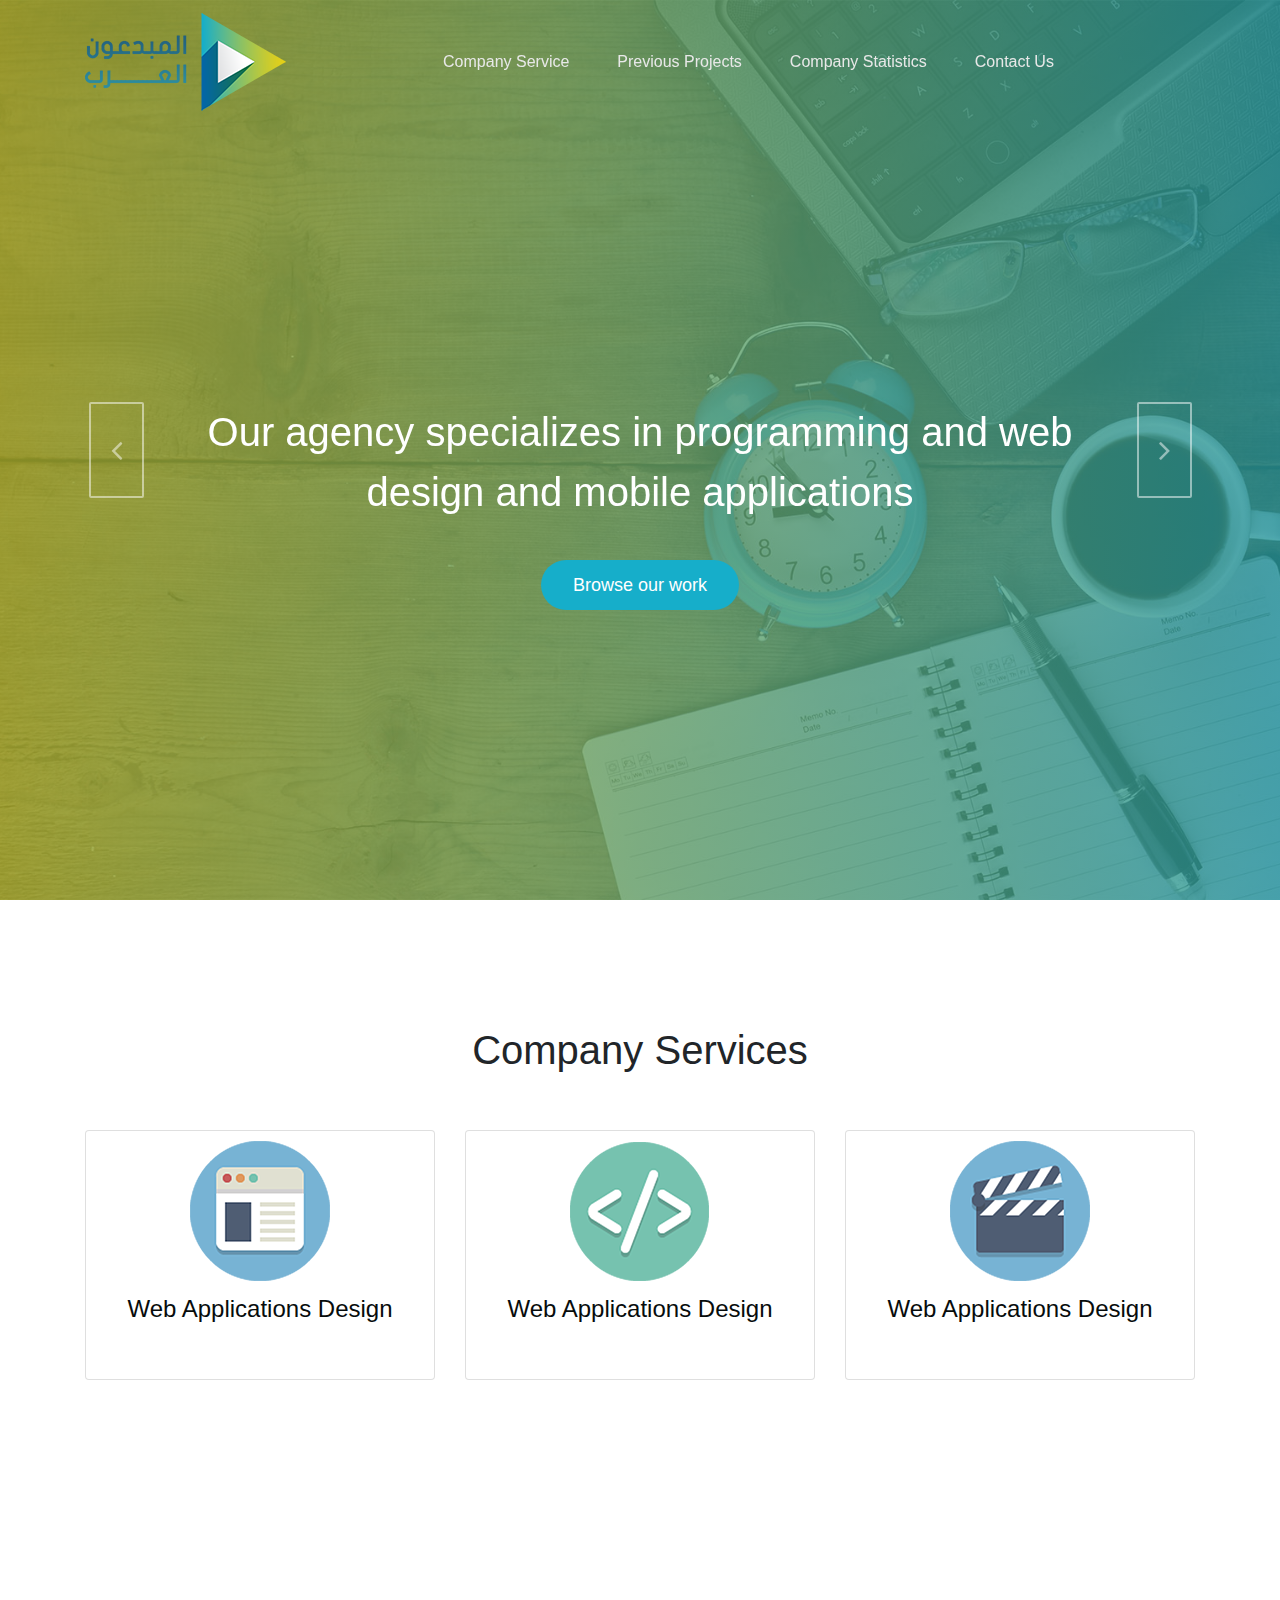
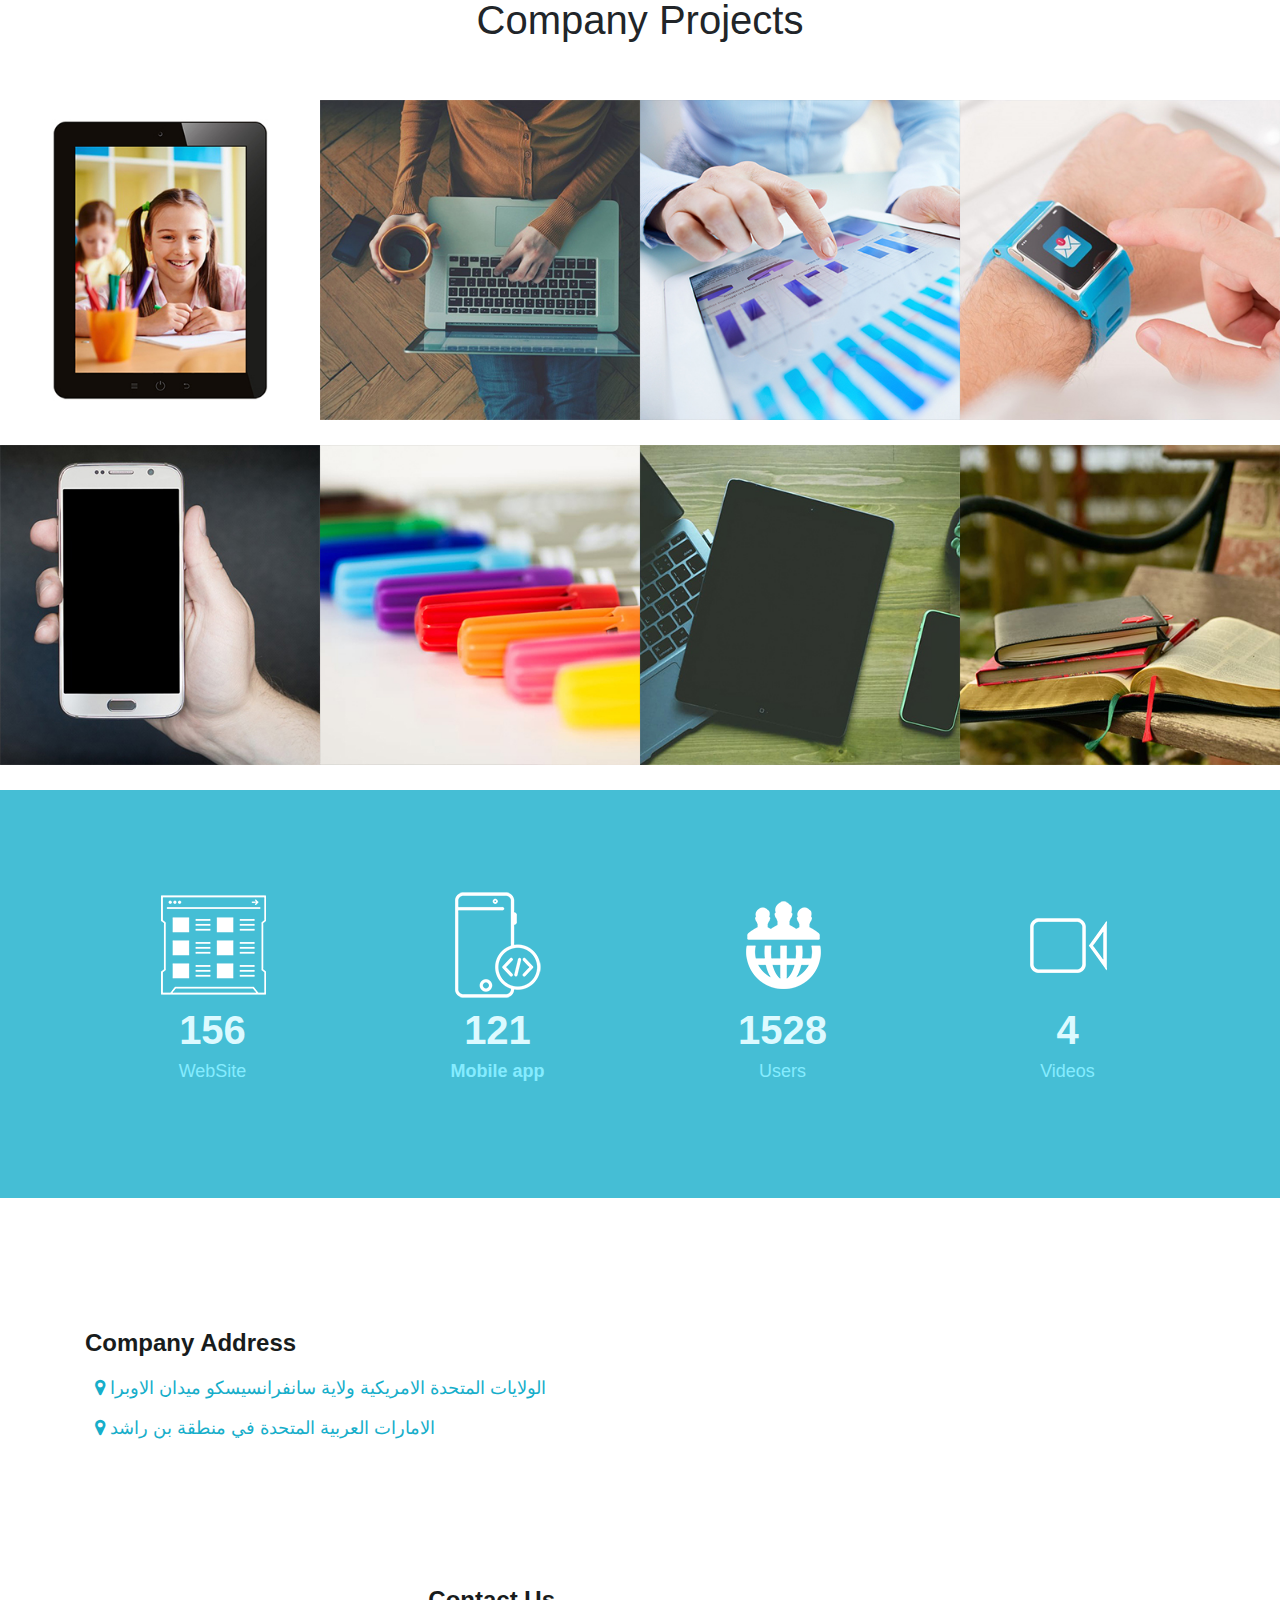
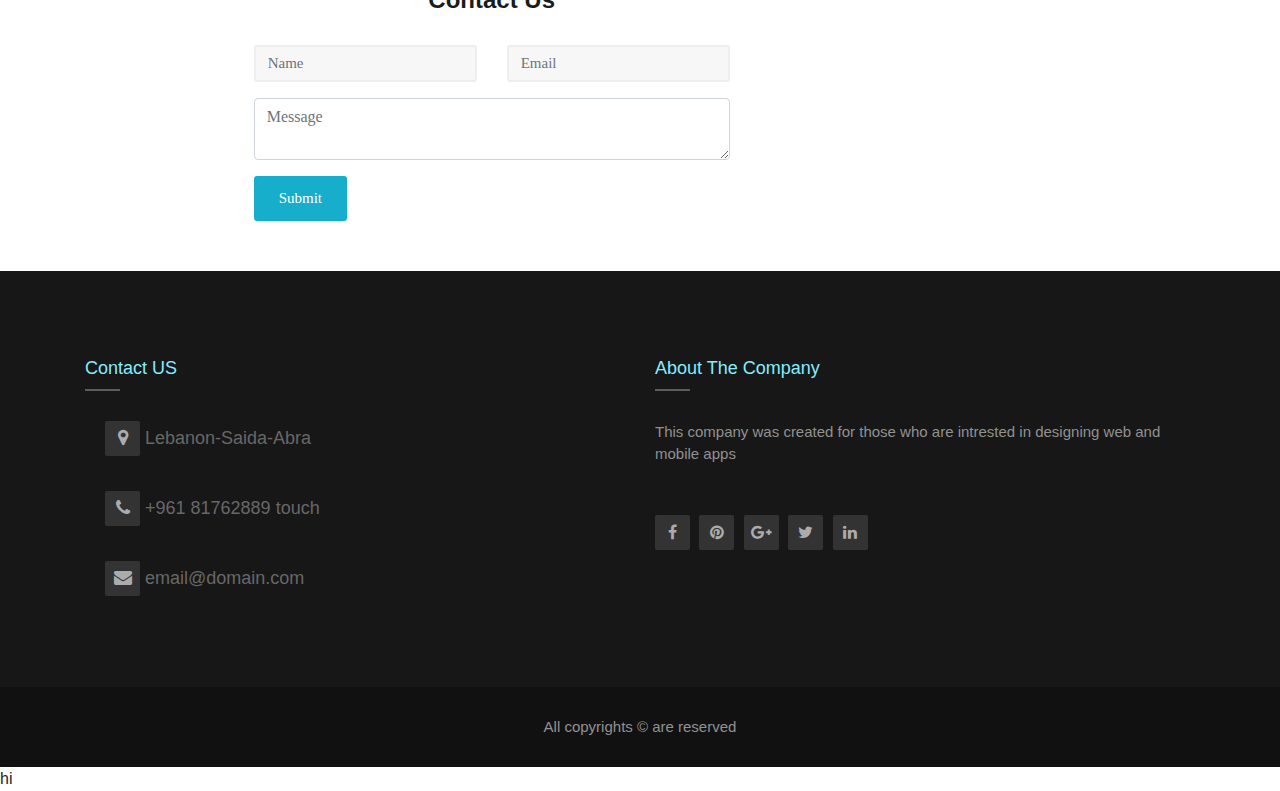
<file: Company/index.html>
<!DOCTYPE html>
<html>

<head>
  <meta charset="UTF-8" />
  <meta name="description" content="هذه هي صفحة هبوط لشركة" />
  <meta name="viewport" content="width=device-width, initial-scale=1, shrink-to-fit=no">
  <title>Company landing page</title>
  <!--تضمين مكتبة bootstrap-->
  <link rel="stylesheet" href="asset/bootstrap/css/bootstrap.min.css" />
  <!--تضمين ملف css-->
  <link rel="stylesheet" href="css/style.css" />
  <!--تضمين مكتبة fontawesome-->
  <link rel="stylesheet" href="asset/font-awesome/css/font-awesome.min.css" />
  <link rel="shortcut icon" href="./images/ico.png">


</head>

<body data-spy="scroll" data-target=".navbar" data-offset="120">
  <!-- إضافة قائمة التنقل العلوية في الصفحة وإضافة صورة الشعار لها -->

  <!--    النسخة التي تقوم باستخدامها <<  bootstrap 4 في نسخة -->
  <!-- و هي تعني أننا نريد أن نُظهر قائمة التنقل في الشاشات الكبيرة مما يعني أنها ستختفس في الشاشات الصغيرة navbar-toggleable-sm بدلًا من navbar-expand-lg نستخدم الصنف -->

  <nav class="navbar navbar-expand-lg fixed-top" id="navBar">
    <div class="container">
      <!-- قمت بتبديل مكان الزر مع صورة الشعار حتي يظهر في المكان الصحيح-->
      <a class="navbar-brand scroll" href="#">
        <img src="images/logo.png" alt="logo" />
      </a>
      <button class="navbar-toggler navbar-toggler-left" type="button" data-toggle="collapse"
        data-target="#navbarSupportedContent" aria-expanded="false" aria-label="Toggle navigation">
        <span class="navbar-toggler-icon">
          <i class="fa fa-bars" aria-hidden="true"></i>
        </span>
      </button>

      <!--البنية الاساسية لمكون الطي collaps-->
      <div class="collapse navbar-collapse" id="navbarSupportedContent">
        <ul class="navbar-nav mr-auto">
          <li class="nav-item active">
            <a class="nav-link scroll" href="#service">
              Company Service
            </a>
          </li>
          <li class="nav-item">
            <a class="nav-link scroll" href="#gallery">
              Previous Projects
            </a>
          </li>
          <li class="nav-item">
            <a class="nav-link scroll" href="#statistics">
              Company Statistics
            </a>
          </li>
          <li class="nav-item">
            <a class="nav-link scroll" href="#contacts">
              Contact Us
            </a>
          </li>
        </ul>
      </div>
    </div>
  </nav>
  <header>
    <div class="overlay">
      <div class="container-fluid">
        <div class="slider">
          <div id="carousel" class="carousel slide" data-ride="carousel">
            <!-- carousel-inner -->
            <div class="carousel-inner" role="listbox">
              <!-- carousel-item -->
              <div class="carousel-item active">
                <!-- carousel-caption -->
                <div class="carousel-caption">
                  <h3>
                    Our agency specializes in programming and web design and mobile applications
                  </h3>
                  <a class="scroll" href="#gallery">
                    Browse our work
                  </a>
                </div><!-- carousel-caption -->
              </div><!-- carousel-item -->
              <div class="carousel-item">
                <!-- carousel-caption -->
                <div class="carousel-caption">
                  <h3>
                    Lorem ipsum, dolor sit amet consectetur adipisicing elit.
                  </h3>
                  <a class="scroll" href="#">
                    Contact Us
                  </a>
                </div><!-- carousel-caption -->
              </div><!-- carousel-item 2 -->
            </div><!-- carousel-inner -->
          </div><!-- carousel -->
          <!-- إضافة أسهم التنقل عبر استخدام الأيقونات -->
          <a class="carousel-control-prev" href="#carousel" role="button" data-slide="prev">
            <i class="fa fa-angle-left fa-2x" aria-hidden="true"></i>
          </a>
          <a class="carousel-control-next" href="#carousel" role="button" data-slide="next">
            <i class="fa fa-angle-right fa-2x" aria-hidden="true"></i>
          </a>
        </div>
      </div>
    </div>
  </header>
  <section class="services" id="service">
    <!-- title -->
    <div class="title text-center">
      <h2>
        Company Services
      </h2>
    </div><!-- title -->
    <div class="container">
      <div class="row">
        <div class="col-md">
          <div class="card text-center">
            <img src="images/feature-1.png" alt="Card image cap">
            <!-- card-block -->
            <div class="card-block">
              <h4 class="card-title">
                Web Applications Design
              </h4>
              <p class="card-text">
                We design web applications with best quality and services using our professional develpers
              </p>
            </div><!-- card-block -->
          </div><!-- card -->
        </div>
        <div class="col-md">
          <div class="card text-center">
            <img src="images/feature-2.png" alt="Card image cap">
            <!-- card-block -->
            <div class="card-block">
              <h4 class="card-title">
                Web Applications Design
              </h4>
              <p class="card-text">
                We design web applications with best quality and services using our professional develpers
              </p>
            </div><!-- card-block -->
          </div><!-- card -->
        </div>
        <div class="col-md">
          <div class="card text-center">
            <img src="images/feature-3.png" alt="Card image cap">
            <!-- card-block -->
            <div class="card-block">
              <h4 class="card-title">
                Web Applications Design
              </h4>
              <p class="card-text">
                We design web applications with best quality and services using our professional develpers
              </p>
            </div><!-- card-block -->
          </div><!-- card -->
        </div>
      </div>
    </div>
  </section>
  <!-- Bootstrap البنية العامة للبطاقات المضافة والتي يوفرها -->
  <section class="gallery" id="gallery">
    <div class="title text-center">
      <h2>Company Projects</h2>
    </div>
    <div class="work-gallery">
      <div class="row no-gutters">
        <div class="col-md row no-gutters">
          <div class="col-sm">
            <a href="#image-1">
              <img src="images/gallery/small-1.jpg" alt="gallery img" class="img-fluid" />
              <div class="hover">
                <i class="fa fa-search-plus" aria-hidden="true"></i>
              </div>
            </a>

            <div class="overlay-gallery row" id="image-1">
              <div class="col-sm">
                <img src="images/gallery/1.jpg" alt="gallery img" />
              </div>

              <div class="col-sm gallery-text">
                <h3>
                  تصميم فيديو لمؤسسة الابداع لتطوير وتصميم الويب
                </h3>
                <ul class="list-inline">
                  <li class="list-inline-item">
                    <i class="fa fa-tags" aria-hidden="true"></i>
                  </li>
                  <li class="list-inline-item">
                    <a href="">
                      After Effect ,
                    </a>
                  </li>
                  <li class="list-inline-item">
                    <a href="">
                      Video Editing ,
                    </a>
                  </li>
                  <li class="list-inline-item">
                    <a href="">
                      Photoshop
                    </a>
                  </li>
                </ul>
                <p>
                  هناك حقيقة مثبتة منذ زمن طويل وهي أن المحتوى المقروء لصفحة ما سيلهي القارئ عن التركيز على الشكل
                  الخارجي للنص أو شكل توضع الفقرات
                </p>
                <a href="#" class="visit">
                  زيارة المشروع
                </a>
              </div>
              <a href="#page" class="close">X</a>
            </div>
          </div>

          <div class="col-sm">
            <a href="#image-2">
              <img src="images/gallery/small-2.jpg" alt="gallery img" class="img-fluid" />

              <div class="hover">
                <i class="fa fa-search-plus" aria-hidden="true"></i>
              </div>
            </a>

            <div class="overlay-gallery row" id="image-2">
              <div class="col-sm">
                <img src="images/gallery/2.jpg" alt="gallery img" />
              </div>

              <div class="col-sm gallery-text">
                <h3>
                  تصميم فيديو لمؤسسة الابداع لتطوير وتصميم الويب
                </h3>
                <ul class="list-inline">
                  <li class="list-inline-item">
                    <i class="fa fa-tags" aria-hidden="true"></i>
                  </li>
                  <li class="list-inline-item">
                    <a href="">
                      After Effect ,
                    </a>
                  </li>
                  <li class="list-inline-item">
                    <a href="">
                      Video Editing ,
                    </a>
                  </li>
                  <li class="list-inline-item">
                    <a href="">
                      Photoshop
                    </a>
                  </li>
                </ul>
                <p>
                  هناك حقيقة مثبتة منذ زمن طويل وهي أن المحتوى المقروء لصفحة
                  ما سيلهي القارئ عن التركيز على الشكل الخارجي للنص أو شكل
                  توضع الفقرات
                </p>
                <a href="#" class="visit">
                  زيارة المشروع
                </a>
              </div>
              <a href="#page" class="close">X</a>
            </div>
          </div>
        </div>

        <div class="col-md row no-gutters">
          <div class="col-sm">
            <a href="#image-3">
              <img src="images/gallery/small-3.jpg" alt="gallery img" class="img-fluid" />

              <div class="hover">
                <i class="fa fa-search-plus" aria-hidden="true"></i>
              </div>
            </a>

            <div class="overlay-gallery row" id="image-3">
              <div class="col-sm">
                <img src="images/gallery/3.jpg" alt="gallery img" />
              </div>

              <div class="col-sm gallery-text">
                <h3>
                  تصميم فيديو لمؤسسة الابداع لتطوير وتصميم الويب
                </h3>
                <ul class="list-inline">
                  <li class="list-inline-item">
                    <i class="fa fa-tags" aria-hidden="true"></i>
                  </li>
                  <li class="list-inline-item">
                    <a href="">
                      After Effect ,
                    </a>
                  </li>
                  <li class="list-inline-item">
                    <a href="">
                      Video Editing ,
                    </a>
                  </li>
                  <li class="list-inline-item">
                    <a href="">
                      Photoshop
                    </a>
                  </li>
                </ul>
                <p>
                  هناك حقيقة مثبتة منذ زمن طويل وهي أن المحتوى المقروء لصفحة
                  ما سيلهي القارئ عن التركيز على الشكل الخارجي للنص أو شكل
                  توضع الفقرات
                </p>
                <a href="#" class="visit">
                  زيارة المشروع
                </a>
              </div>
              <a href="#page" class="close">X</a>
            </div>
          </div>

          <div class="col-sm">
            <a href="#image-4">
              <img src="images/gallery/small-4.jpg" alt="gallery img" class="img-fluid" />

              <div class="hover">
                <i class="fa fa-search-plus" aria-hidden="true"></i>
              </div>
            </a>

            <div class="overlay-gallery row" id="image-4">
              <div class="col-sm">
                <img src="images/gallery/4.jpg" alt="gallery img" />
              </div>

              <div class="col-sm gallery-text">
                <h3>
                  تصميم فيديو لمؤسسة الابداع لتطوير وتصميم الويب
                </h3>
                <ul class="list-inline">
                  <li class="list-inline-item">
                    <i class="fa fa-tags" aria-hidden="true"></i>
                  </li>
                  <li class="list-inline-item">
                    <a href="">
                      After Effect ,
                    </a>
                  </li>
                  <li class="list-inline-item">
                    <a href="">
                      Video Editing ,
                    </a>
                  </li>
                  <li class="list-inline-item">
                    <a href="">
                      Photoshop
                    </a>
                  </li>
                </ul>
                <p>
                  هناك حقيقة مثبتة منذ زمن طويل وهي أن المحتوى المقروء لصفحة
                  ما سيلهي القارئ عن التركيز على الشكل الخارجي للنص أو شكل
                  توضع الفقرات
                </p>
                <a href="#" class="visit">
                  زيارة المشروع
                </a>
              </div>
              <a href="#page" class="close">X</a>
            </div>
          </div>
        </div>
      </div>

      <div class="row no-gutters">
        <div class="col-md row no-gutters">
          <div class="col-sm">
            <a href="#image-5">
              <img src="images/gallery/small-5.jpg" alt="gallery img" class="img-fluid" />

              <div class="hover">
                <i class="fa fa-search-plus" aria-hidden="true"></i>
              </div>
            </a>

            <div class="overlay-gallery row" id="image-5">
              <div class="col-sm">
                <img src="images/gallery/5.jpg" alt="gallery img" />
              </div>

              <div class="col-sm gallery-text">
                <h3>
                  تصميم فيديو لمؤسسة الابداع لتطوير وتصميم الويب
                </h3>
                <ul class="list-inline">
                  <li class="list-inline-item">
                    <i class="fa fa-tags" aria-hidden="true"></i>
                  </li>
                  <li class="list-inline-item">
                    <a href="">
                      After Effect ,
                    </a>
                  </li>
                  <li class="list-inline-item">
                    <a href="">
                      Video Editing ,
                    </a>
                  </li>
                  <li class="list-inline-item">
                    <a href="">
                      Photoshop
                    </a>
                  </li>
                </ul>
                <p>
                  هناك حقيقة مثبتة منذ زمن طويل وهي أن المحتوى المقروء لصفحة
                  ما سيلهي القارئ عن التركيز على الشكل الخارجي للنص أو شكل
                  توضع الفقرات
                </p>
                <a href="#" class="visit">
                  زيارة المشروع
                </a>
              </div>
              <a href="#page" class="close">X</a>
            </div>
          </div>

          <div class="col-sm">
            <a href="#image-6">
              <img src="images/gallery/small-6.jpg" alt="gallery img" class="img-fluid" />

              <div class="hover">
                <i class="fa fa-search-plus" aria-hidden="true"></i>
              </div>
            </a>

            <div class="overlay-gallery row" id="image-6">
              <div class="col-sm">
                <img src="images/gallery/6.jpg" alt="gallery img" />
              </div>

              <div class="col-sm gallery-text">
                <h3>
                  تصميم فيديو لمؤسسة الابداع لتطوير وتصميم الويب
                </h3>
                <ul class="list-inline">
                  <li class="list-inline-item">
                    <i class="fa fa-tags" aria-hidden="true"></i>
                  </li>
                  <li class="list-inline-item">
                    <a href="">
                      After Effect ,
                    </a>
                  </li>
                  <li class="list-inline-item">
                    <a href="">
                      Video Editing ,
                    </a>
                  </li>
                  <li class="list-inline-item">
                    <a href="">
                      Photoshop
                    </a>
                  </li>
                </ul>
                <p>
                  هناك حقيقة مثبتة منذ زمن طويل وهي أن المحتوى المقروء لصفحة
                  ما سيلهي القارئ عن التركيز على الشكل الخارجي للنص أو شكل
                  توضع الفقرات
                </p>
                <a href="#" class="visit">
                  زيارة المشروع
                </a>
              </div>
              <a href="#page" class="close">X</a>
            </div>
          </div>
        </div>

        <div class="col-md row no-gutters">
          <div class="col-sm">
            <a href="#image-7">
              <img src="images/gallery/small-7.jpg" alt="gallery img" class="img-fluid" />

              <div class="hover">
                <i class="fa fa-search-plus" aria-hidden="true"></i>
              </div>
            </a>

            <div class="overlay-gallery row" id="image-7">
              <div class="col-sm">
                <img src="images/gallery/7.jpg" alt="gallery img" />
              </div>

              <div class="col-sm gallery-text">
                <h3>
                  تصميم فيديو لمؤسسة الابداع لتطوير وتصميم الويب
                </h3>
                <ul class="list-inline">
                  <li class="list-inline-item">
                    <i class="fa fa-tags" aria-hidden="true"></i>
                  </li>
                  <li class="list-inline-item">
                    <a href="">
                      After Effect ,
                    </a>
                  </li>
                  <li class="list-inline-item">
                    <a href="">
                      Video Editing ,
                    </a>
                  </li>
                  <li class="list-inline-item">
                    <a href="">
                      Photoshop
                    </a>
                  </li>
                </ul>
                <p>
                  هناك حقيقة مثبتة منذ زمن طويل وهي أن المحتوى المقروء لصفحة
                  ما سيلهي القارئ عن التركيز على الشكل الخارجي للنص أو شكل
                  توضع الفقرات
                </p>
                <a href="#" class="visit">
                  زيارة المشروع
                </a>
              </div>
              <a href="#page" class="close">X</a>
            </div>
          </div>

          <div class="col-sm">
            <a href="#image-8">
              <img src="images/gallery/small-8.jpg" alt="gallery img" class="img-fluid" />

              <div class="hover">
                <i class="fa fa-search-plus" aria-hidden="true"></i>
              </div>
            </a>

            <div class="overlay-gallery row" id="image-8">
              <div class="col-sm">
                <img src="images/gallery/8.jpg" alt="gallery img" />
              </div>

              <div class="col-sm gallery-text">
                <h3>
                  تصميم فيديو لمؤسسة الابداع لتطوير وتصميم الويب
                </h3>
                <ul class="list-inline">
                  <li class="list-inline-item">
                    <i class="fa fa-tags" aria-hidden="true"></i>
                  </li>
                  <li class="list-inline-item">
                    <a href="">
                      After Effect ,
                    </a>
                  </li>
                  <li class="list-inline-item">
                    <a href="">
                      Video Editing ,
                    </a>
                  </li>
                  <li class="list-inline-item">
                    <a href="">
                      Photoshop
                    </a>
                  </li>
                </ul>
                <p>
                  هناك حقيقة مثبتة منذ زمن طويل وهي أن المحتوى المقروء لصفحة
                  ما سيلهي القارئ عن التركيز على الشكل الخارجي للنص أو شكل
                  توضع الفقرات
                </p>
                <a href="#" class="visit">
                  زيارة المشروع
                </a>
              </div>
              <a href="#page" class="close">X</a>
            </div>
          </div>
        </div>
      </div>
    </div>
    </div>
  </section>
  <section class="statistics" id="statistics">
    <div class="overlay">
      <div class="container">
        <div class="row">
          <div class="col-md-3 col-sm-6">
            <div class="stat text-center">
              <img src="images/icon1.png" alt="icon" />
              <div class="count">
                <span class="timer" data-from="150" data-to="250" data-speed="3000" data-refresh-interval="1"></span>
              </div>
              <p>
                WebSite
              </p>
            </div>
          </div>
          <div class="col-md-3 col-sm-6">
            <div class="stat text-center">
              <img src="images/icon2.png" alt="icon" />
              <div class="count">

                <span class="timer" data-from="100" data-to="450" data-speed="3000" data-refresh-interval="1"></span>
                <p>
                  Mobile app
                </p>
              </div>
            </div>
          </div>
          <div class="col-md-3 col-sm-6">
            <div class="stat text-center">
              <img src="images/icon3.png" alt="icon" />
              <div class="count">
                <span class="timer" data-from="1000" data-to="10000" data-speed="3000" data-refresh-interval="1"></span>
              </div>
              <p>
                Users
              </p>
            </div>
          </div>
          <div class="col-md-3 col-sm-6">
            <div class="stat text-center">
              <img src="images/icon4.png" alt="icon" />
              <div class="count">
                <span class="timer" data-from="1" data-to="50" data-speed="3000" data-refresh-interval="1"></span>
              </div>
              <p>
                Videos
              </p>
            </div>
          </div>
        </div>
      </div>
    </div>
  </section>
  <section class="contacts" id="contacts">
    <div class="container">
      <div class="row">
        <div class="col-md">
          <div class="info" id="image-1">
            <h3>
              Company Address
            </h3>
            <ul class="list-unstyled">
              <li>
                <i class="fa fa-map-marker" aria-hidden="true"></i>
                الولايات المتحدة الامريكية ولاية سانفرانسيسكو ميدان الاوبرا
              </li>
              <li>
                <i class="fa fa-map-marker" aria-hidden="true"></i>
                الامارات العربية المتحدة في منطقة بن راشد
              </li>
            </ul>
          </div>
        </div>
        <div class="col-md">
          <div id="map" class="map">
            <!-- <img src="images/googlemap.png" style="width:100%;height: 200px;"/> -->
            <iframe
              src="https://www.google.com/maps/embed?pb=!1m18!1m12!1m3!1d3610.169232290924!2d55.272684514594665!3d25.19751478389605!2m3!1f0!2f0!3f0!3m2!1i1024!2i768!4f13.1!3m3!1m2!1s0x3e5f4281e7878fd9%3A0x6e934c3edc4f07da!2sBurj+Khalifa+-+1+Sheikh+Mohammed+bin+Rashid+Blvd+-+Dubai+-+United+Arab+Emirates!5e0!3m2!1sen!2str!4v1513672333611"
              width="500" height="200" frameborder="0" style="border:0" allowfullscreen></iframe>
          </div>
        </div>
        <div class="row">
          <div class="col-md-12">
            <!-- form -->
            <div class="form text-center">
              <h3>
                Contact Us
              </h3>
              <form class="cmxform row" id="commentForm" method="get" action="">
                <div class="form-group col-sm-6">
                  <input type="text" id="cname" name="name" minlength="2" class="form-control" placeholder="Name"
                    required>
                </div>
                <div class="form-group col-sm-6">
                  <input type="email" id="cemail" name="email" class="form-control" placeholder="Email" required>
                </div>
                <div class="form-group col-sm-12">
                  <textarea class="form-control" id="ccomment" name="comment" placeholder="Message" required></textarea>
                </div>
                <button type="submit" name="submit" class="submit Form-Submit" value="Submit">
                  Submit
                </button>
              </form>
            </div><!-- form -->
          </div><!-- col -->
        </div>
      </div>
    </div>
  </section>
  <footer>
    <div class="top-footer">
      <div class="container">
        <div class="row">
          <div class="col-md">
            <h3>
              Contact US
            </h3>
            <ul class="contact-us list-unstyled">
              <li>
                <i class="fa fa-map-marker" aria-hidden="true"></i>
                Lebanon-Saida-Abra
              </li>
              <li>
                <i class="fa fa-phone" aria-hidden="true"></i>
                +961 81762889 touch
              </li>
              <li>
                <i class="fa fa-envelope" aria-hidden="true"></i>
                email@domain.com
              </li>
            </ul>
          </div>
          <div class="col-md">
            <h3>
              About The Company
            </h3>
            <p>This company was created for those who are intrested in designing web and mobile apps</p>
            <ul class="social list-inline">
              <li class="list-inline-item">
                <a href="" class="facebook">
                  <i class="fa fa-facebook" aria-hidden="true"></i>
                </a>
              </li>
              <li class="list-inline-item">
                <a href="" class="pinterest">
                  <i class="fa fa-pinterest" aria-hidden="true"></i>
                </a>
              </li>
              <li class="list-inline-item">
                <a href="" class="google">
                  <i class="fa fa-google-plus" aria-hidden="true"></i>
                </a>
              </li>
              <li class="list-inline-item">
                <a href="" class="twitter">
                  <i class="fa fa-twitter" aria-hidden="true"></i>
                </a>
              </li>
              <li class="list-inline-item">
                <a href="" class="linkedin">
                  <i class="fa fa-linkedin" aria-hidden="true"></i>
                </a>
              </li>
            </ul>
          </div>

        </div>
      </div>
    </div>
    <div class="copyright text-center">
      <p>
        All copyrights &copy; are reserved
      </p>
    </div>
  </footer>


  <script src="./asset/JavaScript/jquery-3.5.1.min.js"></script>
  <script src="./asset/bootstrap/js/bootstrap.min.js"></script>
  <script src="js/js.js"></script>
  <script src="js/jquery.countTo.js"></script>
  <script src="asset/jquery-validation-1.19.2/jquery.validate.min.js"></script>
hi
</body>

</html>
</file>
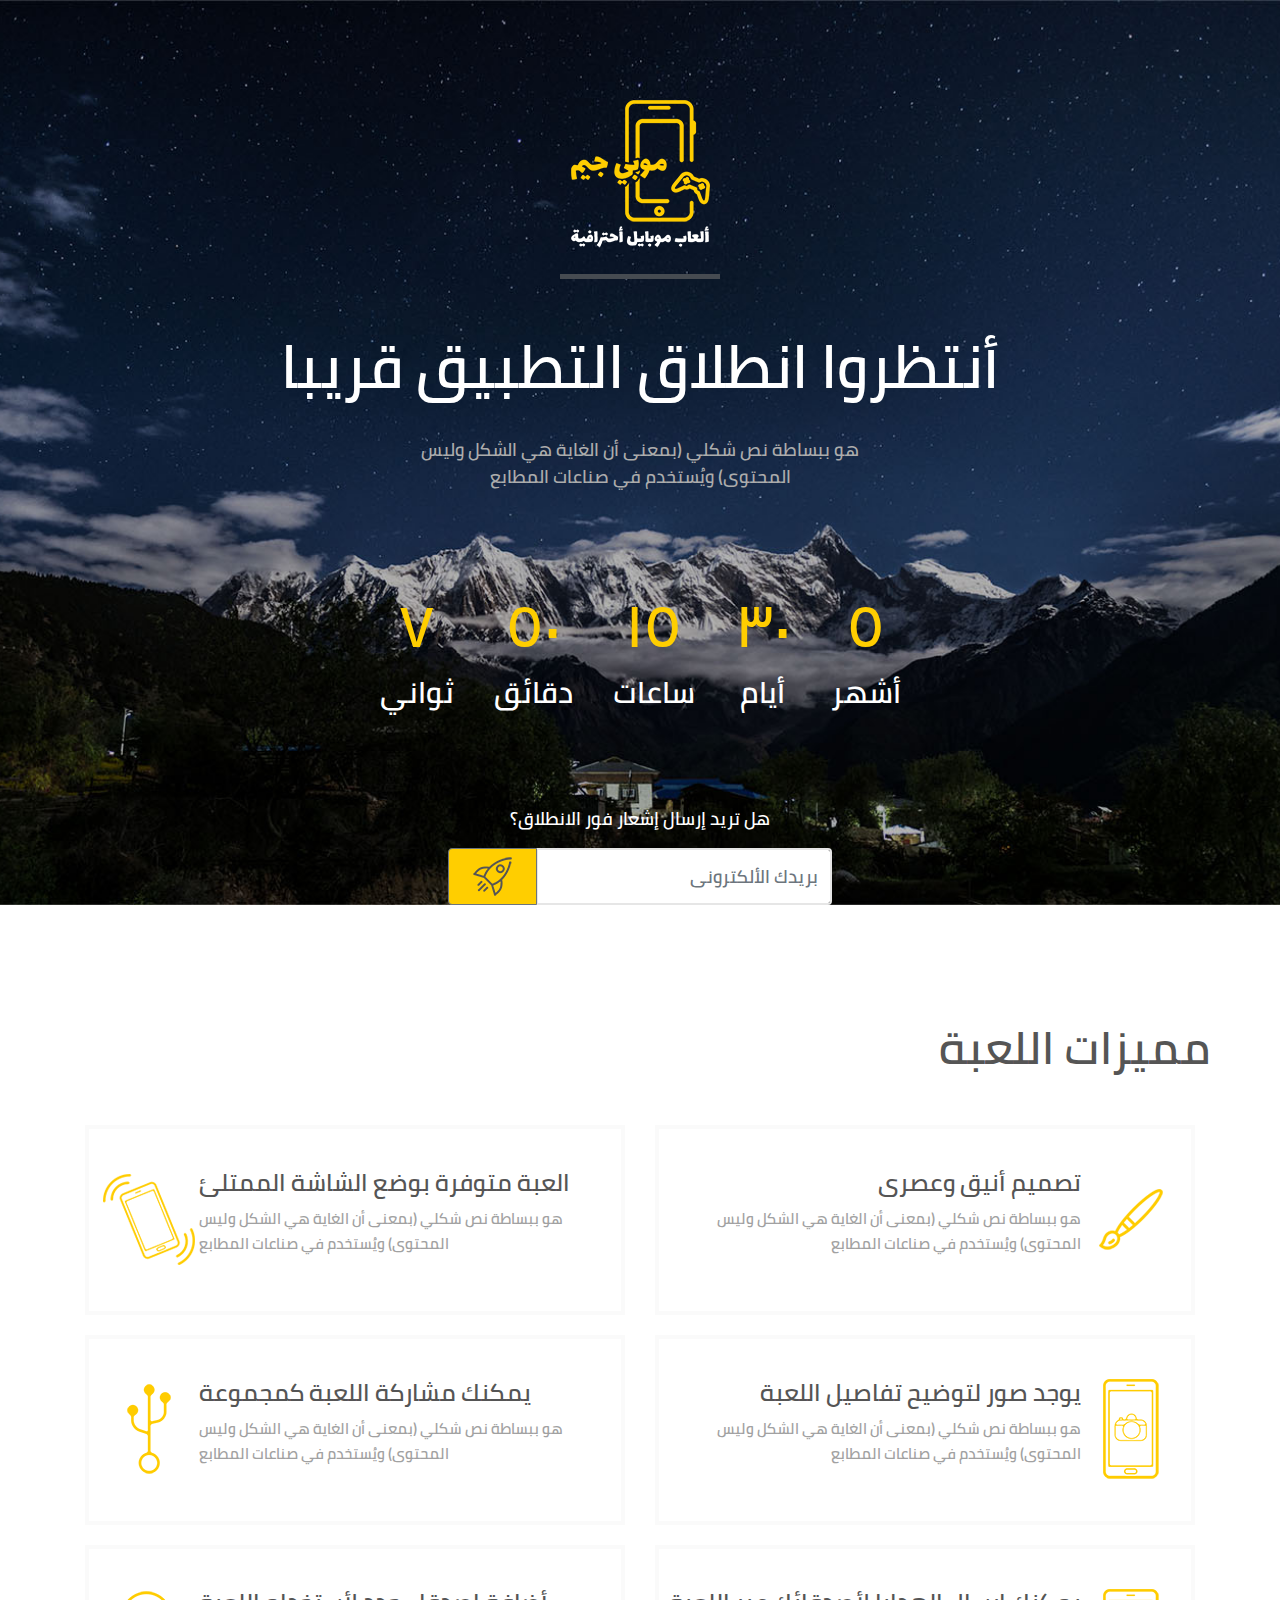
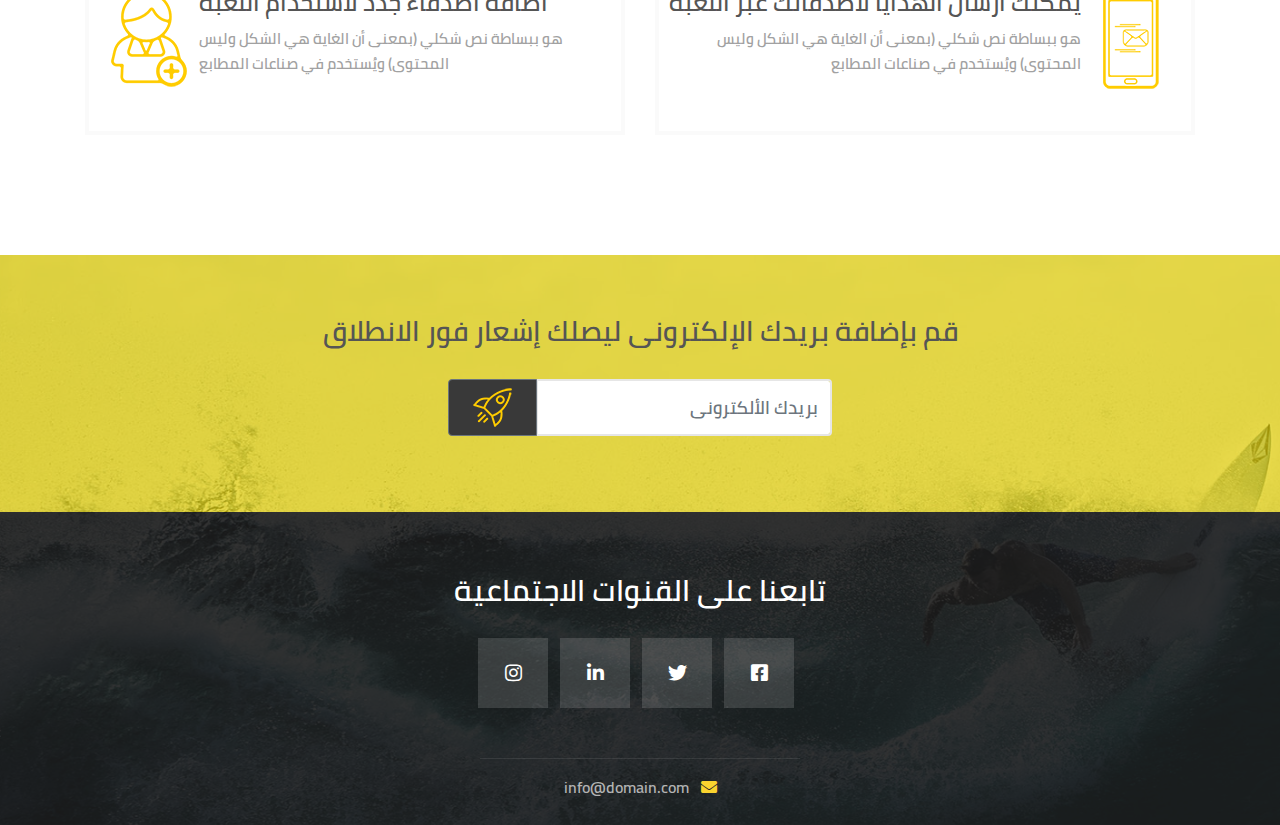
<file: mobile game/index.html>
<!DOCTYPE html>
<html lang="en">
    <head>
        <meta charset="UTF-8">
        <meta name="viewport" content="width=device-width, initial-scale=1.0">
        <meta name="description" content="هذه هى صفحة هبوط لتطبيق هاتف عبارة عن لعبة">
        <title>صفحة هبوط لتطبيق هاتف</title>
        <link rel="stylesheet" href="assist/bootstrap/css/bootstrap-rtl.css">
        <link rel="stylesheet" href="assist/animate/animate.css">
        <link rel="stylesheet" href="css/style.css">
        <link rel="stylesheet" href="assist/fontawesome-free-5.15.1-web/css/all.min.css">
    </head>
    <body class="rtl">
        <header class="text-center">
            <div class="brand wow animate__animated animate__bounceIn">
                <div class="logo">
                    <img src="images/coming-soon/icon.png" alt="شعار التطبيق">
                </div>
                <div class="slogan">
                    <img src="images/coming-soon/slogn.png" alt="شعار التطبيق"> 
                </div>
            </div>
            <div class="page-heading wow animate__animated animate__fadeInUp">
               <h1>أنتظروا انطلاق التطبيق قريبا</h1> 
               <br>
               <p>هو ببساطة نص شكلي (بمعنى أن الغاية هي الشكل وليس المحتوى) ويُستخدم في صناعات المطابع 
               </p>
            </div>
            <div class="counter wow animate__animated animate__fadeInDown">
                <div id="defaultcountdown"></div>
            </div>
            <div class="send-notification wow animate__animated animate__zoomIn">
                <p>هل تريد إرسال إشعار فور الانطلاق؟</p>
                <form action = "#" method = "post" name = "myform">
                    <div class="form-group">
                        <div class="input-group">
                            <input type="email" name="email" class="form-control" placeholder="بريدك الألكترونى" required>
                            <span class="input-group-prepend">
                                <button type="submit" name="submit" class="btn btn-outline-secondary">
                                    <img src="images/coming-soon/icons/send1.png" alt="send">
                                </button>
                            </span>
                            <div class="alert alert-danger">
                              <strong>عذرا!</strong>  لقد قمت بإدخال بريد الكترونى خاطئ .
                            </div>
                            <div class="alert alert-success">
                                <strong>تهانينا</strong>   لقد تم إدخال البريد الألكترونى بنجاح
                            </div>
                        </div>
                    </div>
                </form>
            </div>
        </header>
        <section class="features">
            <div class="container">
                <div class="row">
                    <h2>مميزات اللعبة</h2>
                </div>
                <div class="row">  
                    <div class="col-md-6">
                        <div class="media">
                            <img src="images/coming-soon/icons/prush.png" alt="">
                            <div class="media-body">
                                <h5> تصميم أنيق وعصرى</h5>
                                <p>هو ببساطة نص شكلي (بمعنى أن الغاية هي الشكل وليس المحتوى) ويُستخدم في صناعات المطابع</p>
                            </div>
                        </div>
                    </div>
                    <div class="col-md-6">
                        <div class="media">
                            <div class="media-body">
                                <h5> العبة متوفرة بوضع الشاشة الممتلئ</h5>
                                <p>هو ببساطة نص شكلي (بمعنى أن الغاية هي الشكل وليس المحتوى) ويُستخدم في صناعات المطابع</p>
                            </div>
                            <img src="images/coming-soon/icons/phone.png" alt="">
                        </div>
                    </div>
                    <div class="col-md-6">
                        <div class="media">
                            <img src="images/coming-soon/icons/photo.png" alt="">
                            <div class="media-body">
                                <h5>يوجد صور لتوضيح تفاصيل اللعبة </h5>
                                <p>هو ببساطة نص شكلي (بمعنى أن الغاية هي الشكل وليس المحتوى) ويُستخدم في صناعات المطابع</p>
                            </div>
                        </div>
                    </div>
                    <div class="col-md-6">
                        <div class="media">
                            <div class="media-body">
                                <h5> يمكنك مشاركة اللعبة كمجموعة</h5>
                                <p>هو ببساطة نص شكلي (بمعنى أن الغاية هي الشكل وليس المحتوى) ويُستخدم في صناعات المطابع</p>
                            </div>
                            <img src="images/coming-soon/icons/fork.png" alt="">
                        </div>
                    </div>
                    <div class="col-md-6">
                        <div class="media">
                            <img src="images/coming-soon/icons/mail.png" alt="">
                            <div class="media-body">
                                <h5> يمكنك ارسال الهدايا لأصدقائك عبر اللعبة</h5>
                                <p>هو ببساطة نص شكلي (بمعنى أن الغاية هي الشكل وليس المحتوى) ويُستخدم في صناعات المطابع</p>
                            </div>
                        </div>
                    </div>
                    <div class="col-md-6">
                        <div class="media">
                            <div class="media-body">
                                <h5> أضافة اصدقاء جدد لأستخدام اللعبة</h5>
                                <p>هو ببساطة نص شكلي (بمعنى أن الغاية هي الشكل وليس المحتوى) ويُستخدم في صناعات المطابع</p>
                            </div>
                            <img src="images/coming-soon/icons/person-plus.png" alt="">
                        </div>
                    </div>
                    
                </div>
            </div>    
        </section>
        <footer>
            <div class="top-footer text-center">
                <div class="overlay">
                    <h3>قم بإضافة بريدك الإلكترونى ليصلك إشعار فور الانطلاق</h3>
                    <form action = "#" method = "post" name = "myform2">
                        <div class="form-group">
                            <div class="input-group">
                                <input type="email" name="email2" class="form-control" placeholder="بريدك الألكترونى" required>
                                <span class="input-group-prepend">
                                    <button type="submit" name="submit2" class="btn btn-outline-secondary">
                                        <img src="images/coming-soon/icons/send.png" alt="send">
                                    </button>
                                </span>
                                <div class="alert alert-danger">
                                <strong>عذرا!</strong>  لقد قمت بإدخال بريد الكترونى خاطئ .
                                </div>
                                <div class="alert alert-success">
                                    <strong>تهانينا</strong>   لقد تم إدخال البريد الألكترونى بنجاح
                                </div>
                            </div>
                        </div>
                    </form>
                </div>
            </div>
            <div class="contact text-center">
                <div class="overlay">
                    <h3>تابعنا على القنوات الاجتماعية</h3>
                    <ul class="list-inline">
                        <li class="list-inline-item">
                            <a href="#" class="facebook">
                                <i class="fab fa-facebook-square"></i>
                            </a>
                        </li>
                        <li class="list-inline-item">
                            <a href="#" class="twitter">
                                <i class="fab fa-twitter"></i>
                            </a>
                        </li>
                        <li class="list-inline-item">
                            <a href="#" class="linkedin">
                                <i class="fab fa-linkedin-in"></i>
                            </a>
                        </li>
                        <li class="list-inline-item ml-2">
                            <a href="#" class="instagram">
                                <i class="fab fa-instagram"></i>
                            </a>
                        </li>
                    </ul>
                    <hr>
                    <p>
                        <a href="mailto:info@.domain.com?Subject=Hello">
                            <i class="fas fa-envelope mail mr-2"></i>
                           info@domain.com
                        </a>
                    </p>
                </div>
            </div>
        </footer>

                
            
        
        
    </body>
    <script src="assist/jquery/jquery-3.5.1.min.js"></script>
    <script src="assist/bootstrap/js/bootstrap.js"></script>
    <script src="assist/jquery.countdown.package-2.1.0/js/jquery.plugin.min.js"></script>
    <script src="assist/jquery.countdown.package-2.1.0/js/jquery.countdown.min.js"></script>
    <script src="assist/jquery.countdown.package-2.1.0/js/jquery.countdown-ar.js"></script>
    <script src="assist/wow/wow.min.js"></script>
    <script src="js/js.js"></script>
    
</html>
</file>
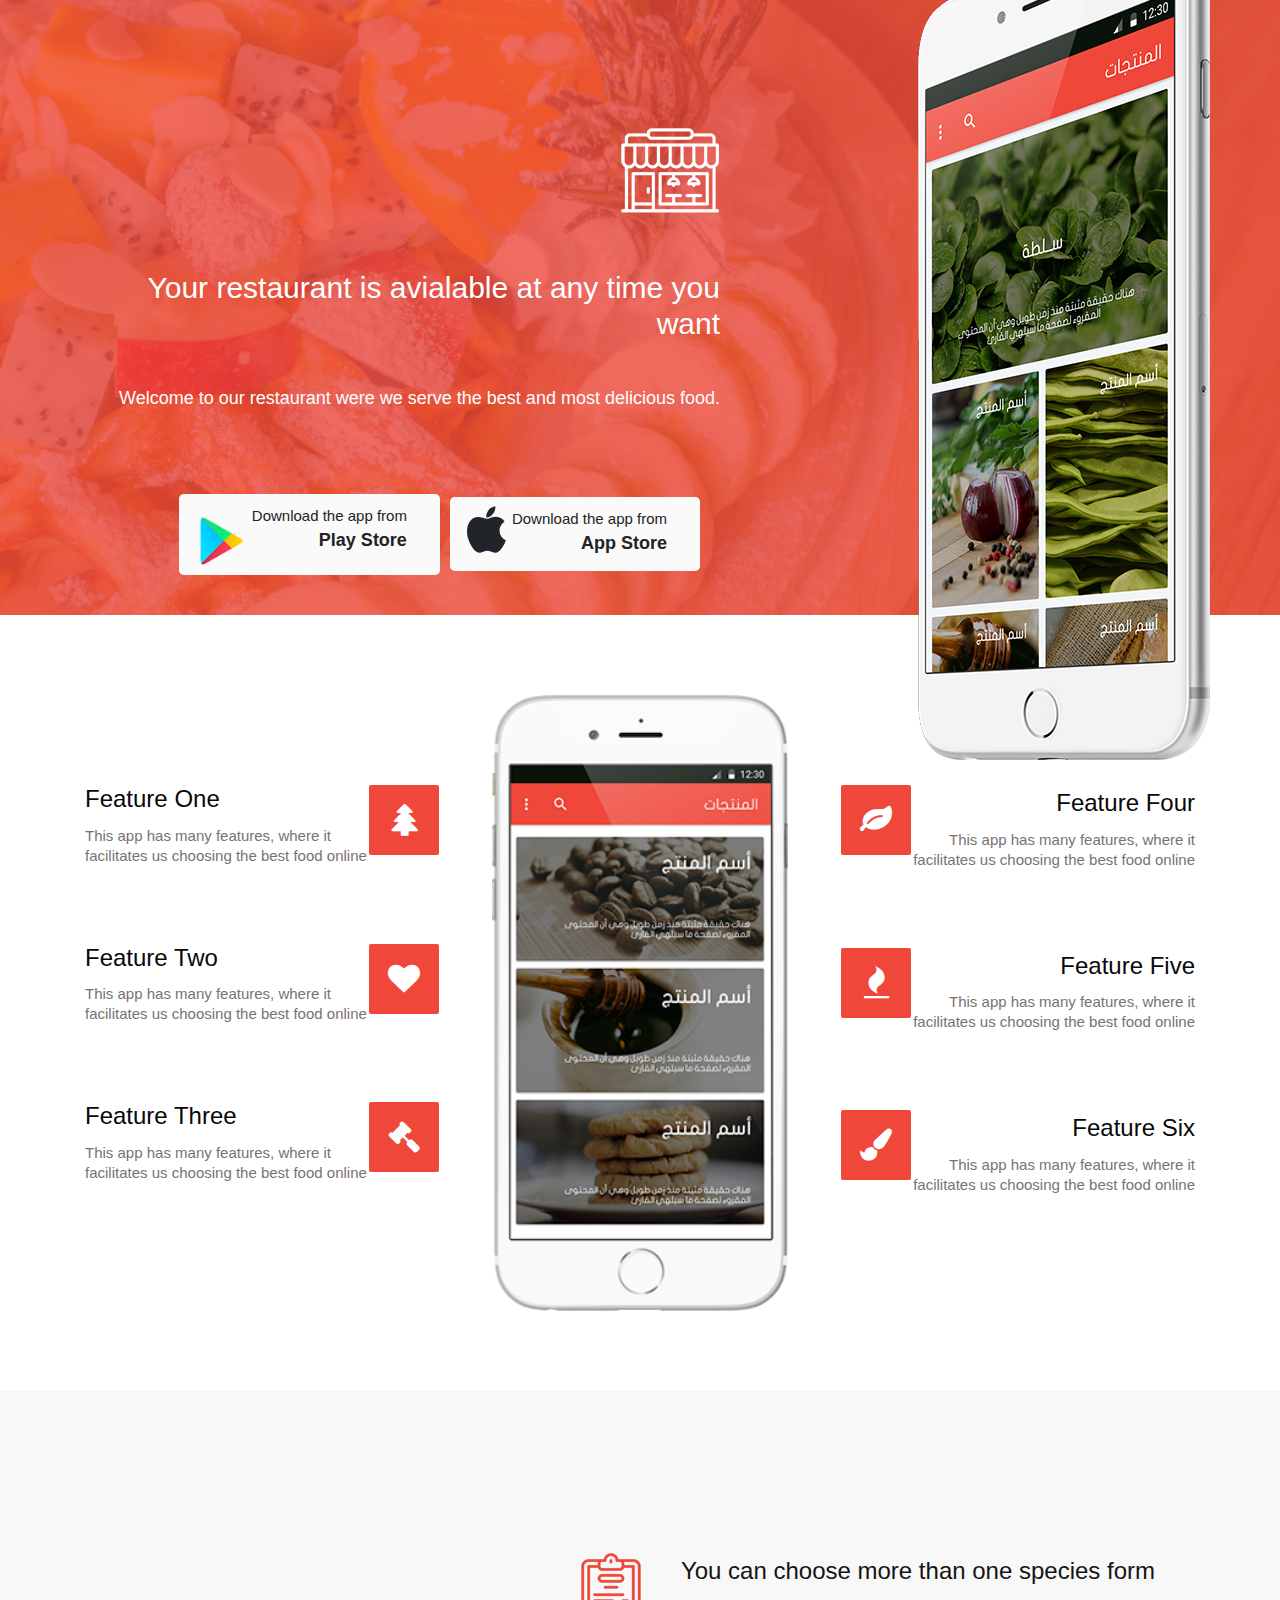
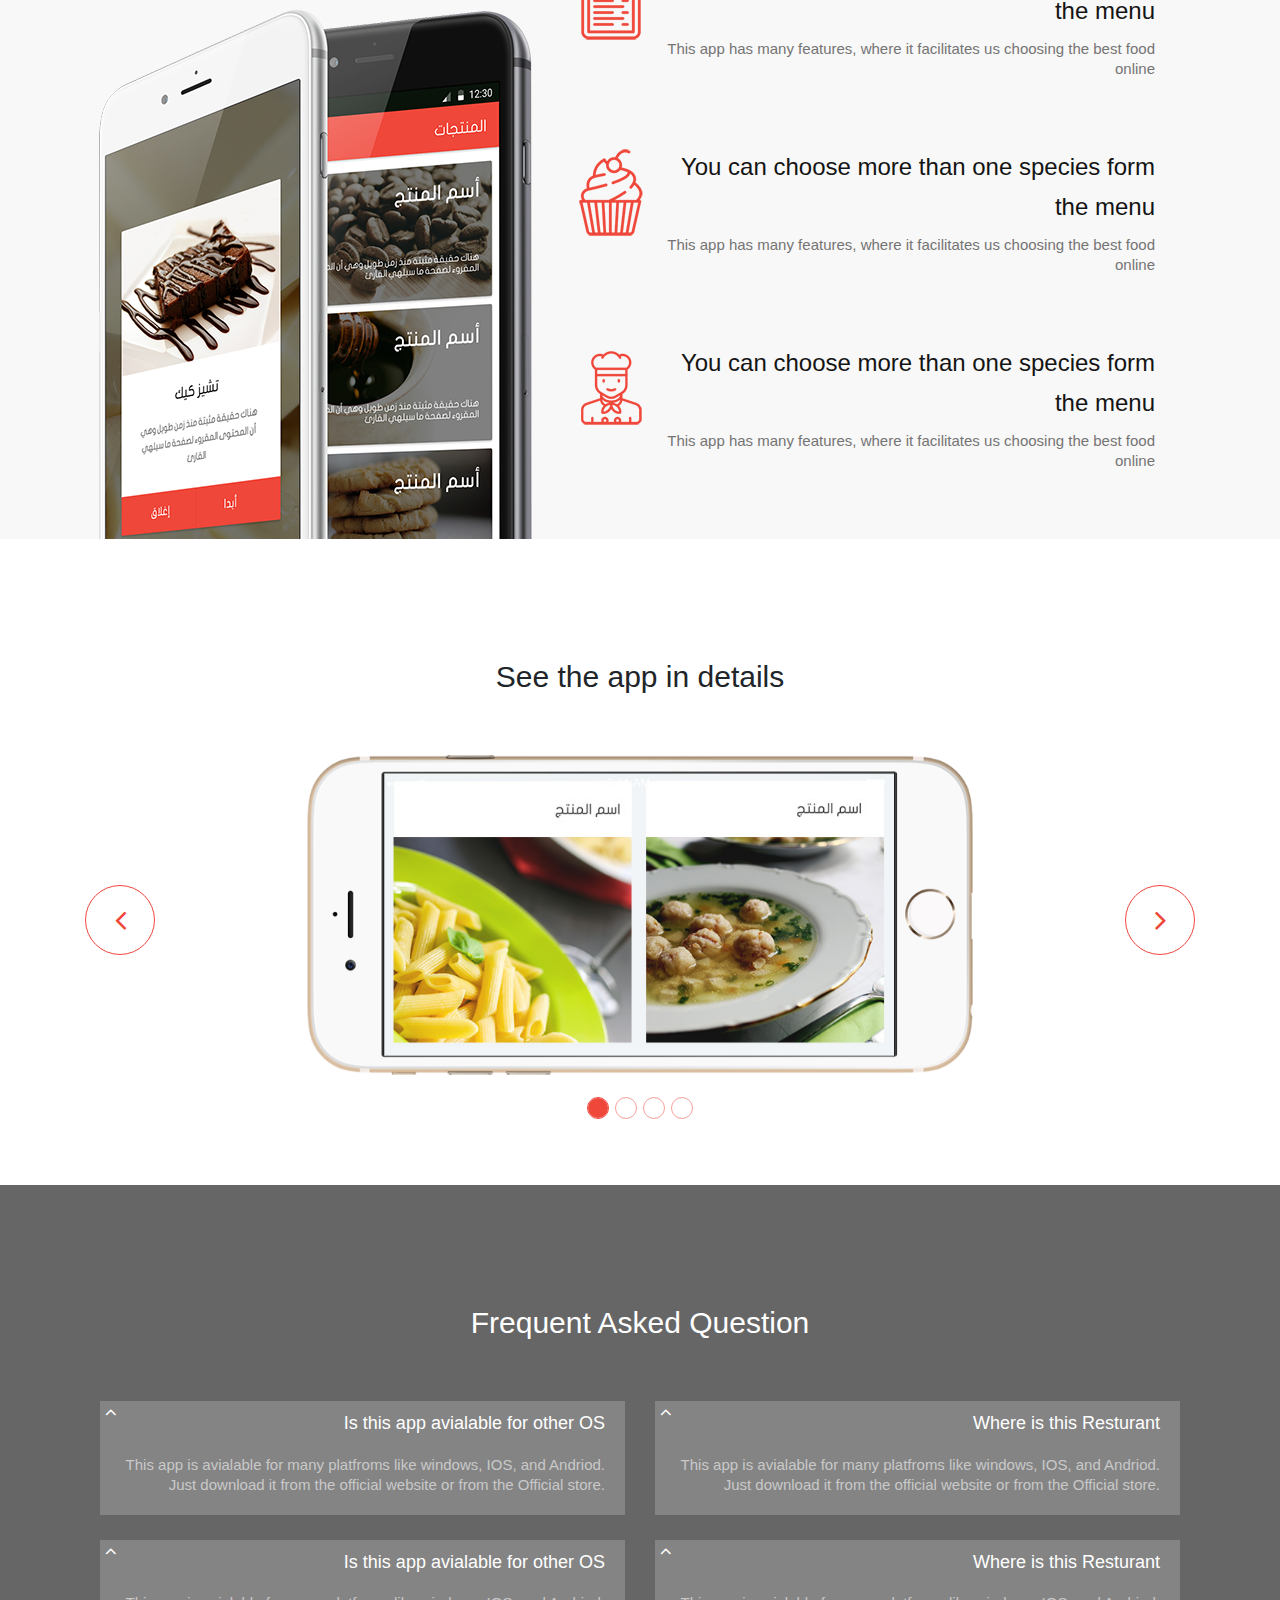
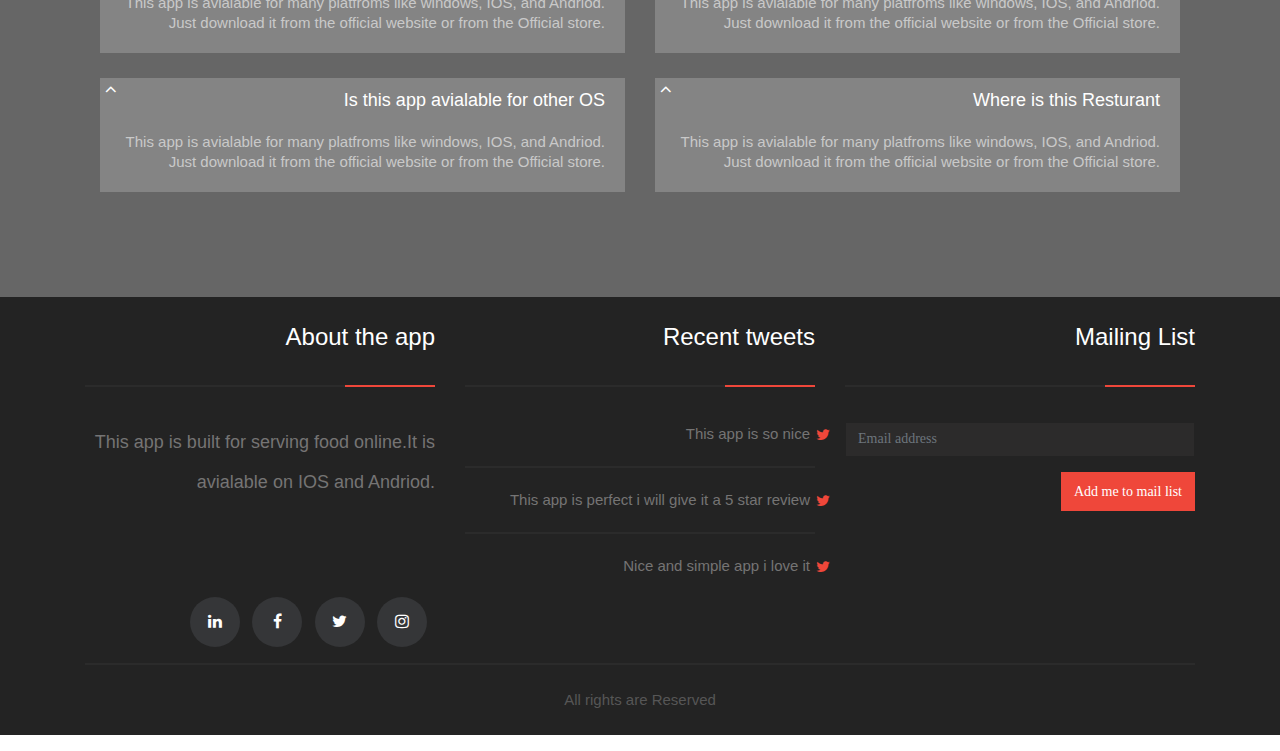
<file: mobile web/index.html>
<!DOCTYPE html>
<html lang="en">

<head>
    <meta charset="UTF-8">
    <title>Mobile landing page</title>
    <meta http-equiv="X-UA-Compatible" content="Mobile landing page">
    <meta name="viewport" content="width=device-width, initial-scale=1, shrink-to-fit=no">
    <link rel="stylesheet" href="asset/bootstrap/css/bootstrap.min.css">
    <link rel="stylesheet" href="asset/font-awesome/css/font-awesome.min.css">
    <link rel="stylesheet" href="./css/style.css">
    <link rel="stylesheet" href="asset/animate/animate.css" />

</head>

<body>
    <section class="banner" id="banner">
        <div class="overlay">
            <div class="container">
                <div class="row">
                    <div class="col-lg-7 pull-lg-5 col-md-7 pull-md-5">
                        <div class="app-icon wow fadeInUp">
                            <img src="images/icons/1.png" alt="app-icon">
                        </div>
                        <div class="banner-text">
                            <h1 class="wow fadeInDown">
                                Your restaurant is avialable at any time you want
                            </h1>
                            <p class="wow fadeInDown">
                                Welcome to our restaurant were we serve the best and most delicious food.
                            </p>
                            <button type="button" class="btn btn-lg text-right wow flipInY">
                                <img src="images/icons/play.png" />
                                <p class="mr-3 mb-0">
                                    Download the app from
                                    <br />
                                    <span class="font-weight-bold">
                                        Play Store
                                    </span>
                                </p>
                            </button>
                            <button type="button" class="btn btn-lg text-right wow flipInY">
                                <i class="fa fa-apple" aria-hidden="true"></i>
                                <p class="mr-3 mb-0">
                                    Download the app from
                                    <br />
                                    <span class="font-weight-bold">
                                        App Store
                                    </span>
                                </p>
                            </button>
                        </div>
                    </div>
                    <div class="col-lg-4 offset-lg-1  pull-lg-7 order-lg-1 col-md-5  pull-md-7 order-md-1">
                        <div class="images wow fadeInUp">
                            <img src="images/mobile-1.png" alt="app-img">
                        </div>
                    </div>
                </div>
            </div>
        </div>

    </section>
    <section class="feature" id="feature">
        <!-- start container -->
        <div class="container">
            <!-- start row -->
            <div class="row no-gutters">
                <!-- start col-md -->
                <div class="col-md">
                    <!-- start features -->
                    <div class="features text-left">
                        <!-- start media -->
                        <div class="media">
                            <!-- start media-body -->
                            <div class="media-body">
                                <h5 class="mt-0">
                                    Feature One
                                </h5>
                                <p class="mb-2">
                                    This app has many features, where it facilitates us choosing the best food online
                                </p>
                            </div><!-- end media-body -->
                            <i class="fa fa-tree fa-2x d-flex align-self-start mr-3" aria-hidden="true"></i>
                        </div><!-- end media -->
                        <!-- start media -->
                        <div class="media">
                            <!-- start media-body -->
                            <div class="media-body">
                                <h5 class="mt-0">
                                    Feature Two
                                </h5>
                                <p class="mb-2">
                                    This app has many features, where it facilitates us choosing the best food online
                                </p>
                            </div><!-- end media-body -->
                            <i class="fa fa-heart fa-2x d-flex align-self-start mr-3" aria-hidden="true"></i>
                        </div><!-- end media -->
                        <!-- start media -->
                        <div class="media">
                            <!-- start media-body -->
                            <div class="media-body">
                                <h5 class="mt-0">
                                    Feature Three
                                </h5>
                                <p class="mb-2">
                                    This app has many features, where it facilitates us choosing the best food online
                                </p>
                            </div><!-- end media-body -->
                            <i class="fa fa-gavel fa-2x d-flex align-self-start mr-3" aria-hidden="true"></i>
                        </div><!-- end media -->
                    </div><!-- end features-->
                </div><!-- end col-md -->
                <!-- start col-md -->
                <div class="col-md order-md-4">
                    <!-- start features -->
                    <div class="features">
                        <!-- start media -->
                        <div class="media">
                            <span>
                                <i class="fa fa-leaf fa-2x d-flex align-self-start ml-3" aria-hidden="true"></i>
                                <!-- start media-body -->
                                <div class="media-body">
                                    <h5 class="mt-0">
                                        Feature Four
                                    </h5>
                                    <p class="mb-2">
                                        This app has many features, where it facilitates us choosing the best food
                                        online
                                    </p>
                            </span>
                        </div><!-- end media-body -->
                    </div><!-- end media -->
                    <!-- start media -->
                    <div class="media">
                        <span>
                            <i class="fa fa-fire fa-2x d-flex align-self-start ml-3" aria-hidden="true"></i>
                            <!-- start media-body -->
                            <div class="media-body">
                                <h5 class="mt-0">
                                    Feature Five
                                </h5>
                                <p class="mb-2">
                                    This app has many features, where it facilitates us choosing the best food online
                                </p>
                        </span>
                    </div><!-- end media-body -->
                </div><!-- end media -->
                <!-- start media -->
                <div class="media">
                    <span>
                        <i class="fa fa-paint-brush fa-2x d-flex align-self-start ml-3" aria-hidden="true"></i>
                        <!-- start media-body -->
                        <div class="media-body">
                            <h5 class="mt-0">
                                Feature Six
                            </h5>
                            <p class="mb-2">
                                This app has many features, where it facilitates us choosing the best food online
                            </p>
                    </span>
                </div><!-- end media-body -->
            </div><!-- end media -->
        </div><!-- end features-->
        </div><!-- end col-md -->
        <!-- start col-md -->
        <div class="col-md order-md-1">
            <!-- start mobile-img -->
            <div class="mobile-img">
                <img src="images/mobile-2.png" alt="mobile-app" />
            </div><!-- start mobile-img -->
        </div><!-- end col-md -->
        </div><!-- end row -->
        </div><!-- end container -->
    </section>
    <section class="option" id="option">
        <!-- start container -->
        <div class="container">
            <!-- start row -->
            <div class="row">
                <!-- start col -->
                <div class="col-lg-7 order-lg-5 col-md-7 order-md-5">
                    <div class="options">
                        <div class="media">
                            <img class="ml-3" src="./images/icons/2.png" alt="generic place holder image">
                            <div class="media-body">
                                <h5 class="mt-0">
                                    You can choose more than one species form the menu
                                </h5>
                                <p class="mb-2">
                                    This app has many features, where it facilitates us choosing the best food online
                                </p>
                            </div>
                        </div>
                        <div class="media">
                            <img class="ml-3" src="./images/icons/3.png" alt="generic place holder image">
                            <div class="media-body">
                                <h5 class="mt-0">
                                    You can choose more than one species form the menu
                                </h5>
                                <p class="mb-2">
                                    This app has many features, where it facilitates us choosing the best food online
                                </p>
                            </div>
                        </div>
                        <div class="media">
                            <img class="ml-3" src="./images/icons/4.png" alt="generic place holder image">
                            <div class="media-body">
                                <h5 class="mt-0">
                                    You can choose more than one species form the menu
                                </h5>
                                <p class="mb-2">
                                    This app has many features, where it facilitates us choosing the best food online
                                </p>
                            </div>
                        </div>
                    </div>
                </div><!-- end col -->
                <!-- start col -->
                <div class="col-lg-5 order-lg-1 col-md-5 order-md-1">
                    <div class="images">
                        <img src="./images/mobile-3.png">
                    </div>
                </div><!-- end col -->
            </div><!-- end row -->
        </div><!-- end container -->
    </section>


    <section class="slider" id="slider">
        <div class="container">
            <div class="title text-center">
                <h3>
                    See the app in details
                </h3>
            </div>
            <!-- Bootstrap إضافة شرائح الصور إلى بنية عارض الشرائح الذي يوفره إطار العمل -->
            <div class="carousel slide" id="carouselExampleIndicators" data-ride="carousel">
                <div class="carousel-inner" role="listbox">
                    <div class="carousel-item active">
                        <img class="d-block img-fluid" src="images/slider/mobile1.png" alt="app-img First slide">
                    </div>
                    <div class="carousel-item">
                        <img class="d-block img-fluid" src="images/slider/mobile2.png" alt="app-img Second slide">
                    </div>
                    <div class="carousel-item">
                        <img class="d-block img-fluid" src="images/slider/mobile1.png" alt="app-img Third slide">
                    </div>
                    <div class="carousel-item">
                        <img class="d-block img-fluid" src="images/slider/mobile2.png" alt="app-img Fourth slide">
                    </div>
                </div>
                <!-- إضافة أسهم التقل إلى اليسار وإلى اليمين -->
                <a class="carousel-control-prev" href="#carouselExampleIndicators" role="button" data-slide="prev">
                    <span class="fa fa-angle-left fa-2x" aria-hidden="true"></span>
                    <span class="sr-only">Previous</span>
                </a>
                <a class="carousel-control-next" href="#carouselExampleIndicators" role="button" data-slide="next">
                    <span class="fa fa-angle-right fa-2x" aria-hidden="true"></span>
                    <span class="sr-only">Next</span>
                </a>
                <!-- إضافة نقاط التنقل بين الشرائح في الأسفل -->
                <ol class="carousel-indicators">
                    <li data-target="#carouselExampleIndicators" data-slide-to="0" class="active"></li>
                    <li data-target="#carouselExampleIndicators" data-slide-to="1"></li>
                    <li data-target="#carouselExampleIndicators" data-slide-to="2"></li>
                    <li data-target="#carouselExampleIndicators" data-slide-to="3"></li>
                </ol>

            </div>
        </div>
    </section>
    <section class="faq" id="faq">
        <div class="overlay">
            <div class="container">
                <div class="title text-center">
                    <h3>
                        Frequent Asked Question
                    </h3>
                </div>
                <!-- Bootstrap إضافة فقرات الأسئلة الأكثر شيوعًأ باستخدام البنية الشبكية التي يوفرها إطار العمل -->
                <div class="container">
                    <!-- start row -->
                    <div class="row">
                        <div class="col-md">
                            <div id="accordion1">
                                <div class="card">
                                    <div class="card-header" role="tab" id="headingOne">
                                        <h5 mb-0>
                                            <a type="button" data-toggle="collapse" data-target="#collapseOne" href="collapseOne"
                                                aria-expanded="true" aria-controls="collapseOne" class="collapsed">
                                                Is this app avialable for other OS
                                                <!-- إضافة سهم للأعلى ضمن عنوان البطاقة -->
                                                <i class="fa fa-angle-up" aria-hidden="true"></i>
                                            </a>
                                        </h5>
                                    </div><!-- end card-header -->
                                    <div id="collapseOne" class="collapse show" aria-labelledby="headingOne"
                                        data-parent="#accordion1">
                                        <div class="card-block">
                                            This app is avialable for many platfroms like windows, IOS, and Andriod.
                                            Just
                                            download it from the official website or from the Official store.
                                        </div>
                                    </div>
                                </div>
                                <div class="card">
                                    <div class="card-header" role="tab" id="headingOne">
                                        <h5 mb-0>
                                            <a type="button" data-toggle="collapse" data-target="#collapsetwo" href="collapsetwo"
                                                aria-expanded="true" aria-controls="collapseOne" class="collapsed">
                                                Is this app avialable for other OS
                                                <!-- إضافة سهم للأعلى ضمن عنوان البطاقة -->
                                                <i class="fa fa-angle-up" aria-hidden="true"></i>
                                            </a>
                                        </h5>
                                    </div><!-- end card-header -->
                                    <div id="collapsetwo" class="collapse show" aria-labelledby="headingOne"
                                        data-parent="#accordion1">
                                        <div class="card-block">
                                            This app is avialable for many platfroms like windows, IOS, and Andriod.
                                            Just
                                            download it from the official website or from the Official store.
                                        </div>
                                    </div>
                                </div>
                                <div class="card">
                                    <div class="card-header" role="tab" id="headingOne">
                                        <h5 mb-0>
                                            <a type="button" data-toggle="collapse" data-target="#collapsethree" href="collapsethree"
                                                aria-expanded="true" aria-controls="collapseOne" class="collapsed">
                                                Is this app avialable for other OS
                                                <!-- إضافة سهم للأعلى ضمن عنوان البطاقة -->
                                                <i class="fa fa-angle-up" aria-hidden="true"></i>
                                            </a>
                                        </h5>
                                    </div><!-- end card-header -->
                                    <div id="collapsethree" class="collapse show" aria-labelledby="headingOne"
                                        data-parent="#accordion1">
                                        <div class="card-block">
                                            This app is avialable for many platfroms like windows, IOS, and Andriod.
                                            Just
                                            download it from the official website or from the Official store.
                                        </div>
                                    </div>
                                </div>
                            </div>
                        </div>
                        <div class="col-md">
                            <div id="accordion2">
                                <div class="card">
                                    <div class="card-header">
                                        <h5>
                                            <a class="collapsed"data-toggle="collapse" data-parent="#accordion2" href="#collapseFour" aria-expanded="true" aria-controls="collapseFour">
                                                Where is this Resturant
                                                <!-- إضافة سهم للأعلى ضمن عنوان البطاقة -->
                                                <i class="fa fa-angle-up" aria-hidden="true"></i>
                                            </a>
                                        </h5>
                                    </div><!-- end card-header -->
                                    <div id="collapseFour" class="collapse show" aria-labelledby="headingOne" data-parent="#accordion2" >
                                        <div class="card-block">
                                            This app is avialable for many platfroms like windows, IOS, and Andriod. Just
                                            download it from the official website or from the Official store.
                                        </div>
                                    </div> 
                                </div>
                                <div class="card">
                                    <div class="card-header">
                                        <h5>
                                            <a class="collapsed"data-toggle="collapse" data-parent="#accordion2" href="#collapseFive" aria-expanded="true" aria-controls="collapseFive">
                                                Where is this Resturant
                                                <!-- إضافة سهم للأعلى ضمن عنوان البطاقة -->
                                                <i class="fa fa-angle-up" aria-hidden="true"></i>
                                            </a>
                                        </h5>
                                    </div><!-- end card-header -->
                                    <div id="collapseFive" class="collapse show" aria-labelledby="headingOne" data-parent="#accordion2" >
                                        <div class="card-block">
                                            This app is avialable for many platfroms like windows, IOS, and Andriod. Just
                                            download it from the official website or from the Official store.
                                        </div>
                                    </div> 
                                </div>
                                <div class="card">
                                    <div class="card-header">
                                        <h5>
                                            <a class="collapsed"data-toggle="collapse" data-parent="#accordion2" href="#collapseSix" aria-expanded="true" aria-controls="collapseSix">
                                                Where is this Resturant
                                                <!-- إضافة سهم للأعلى ضمن عنوان البطاقة -->
                                                <i class="fa fa-angle-up" aria-hidden="true"></i>
                                            </a>
                                        </h5>
                                    </div><!-- end card-header -->
                                    <div id="collapseSix" class="collapse show" aria-labelledby="headingOne" data-parent="#accordion2" >
                                        <div class="card-block">
                                            This app is avialable for many platfroms like windows, IOS, and Andriod. Just
                                            download it from the official website or from the Official store.
                                        </div>
                                    </div> 
                                </div>
                            </div>
                        </div>
                    </div>
                </div>
            </div>
        </div>
    </section>
    <footer id="footer">
        <div class="container">
            <div class="footer">
                <div class="row">
                    <div class="col-md">
                        <div class="widget">
                            <div class="title">
                                <h4>About the app</h4>
                            </div>
                            <div class="content">
                                <p>
                                    This app is built for serving food online.It is avialable on IOS and Andriod.
                                </p>
                                <ul class="social-links list-inline">
                                    <li class="list-inline-item">
                                        <a href="#">
                                        <i class="fa fa-linkedin" aria-hidden="true"></i>
                                        </a>
                                    </li>
                                    <li class="list-inline-item">
                                        <a href="#">
                                        <i class="fa fa-facebook" aria-hidden="true"></i>
                                    </a>
                                    </li>
                                    <li class="list-inline-item">
                                        <a href="#">
                                        <i class="fa fa-twitter" aria-hidden="true"></i>
                                        </a>
                                    </li>
                                    <li class="list-inline-item">
                                        <a href="#">
                                        <i class="fa fa-instagram" aria-hidden="true"></i>
                                        </a>
                                    </li>
                                </ul>
                            </div>
                        </div>
                    </div>
                    <div class="col-md">
                        <div class="widget">
                            <div class="title">
                                <h4>
                                     Recent tweets
                                </h4>
                           </div>
                           <div class="content">
                                <ul class="twittes list-unstyled">
                                      <li>
                                          This app is so nice
                                      </li>
                                      <li>
                                          This app is perfect i will give it a 5 star review
                                      </li>
                                      <li>
                                          Nice and simple app i love it 
                                      </li>
                                 </ul>
                           </div>
                            

                        </div>
                    </div>
                    <div class="col-md">
                        <div class="widget">
                            <div class="title">
                                <h4>
                                    Mailing List
                                </h4>
                           </div>
                           <div class="content">
                           <!-- إضافة نموذج إرسال البريد الإلكتروني وزر الإرسال إلى العامود الثالث -->
                                <form action="#" method="post" name="myForm" id="emailForm">
                                    <div class="form-group">
                                    <input type="email" class="form-control" placeholder="Email address" required name="email">
                                    <button class="btn Form-Submit" type="submit" name="submit" value="Submit">
                                        Add me to mail list
                                    </button>
                                    </div>
                                </form>
                            </div>
                        </div>
                    </div>
                </div>

            </div>
            <div class="copyright">
                <p class="text-center">
                    All rights are Reserved
                </p>
            </div>
        </div>
    </footer>
</body>
<script src="asset/Javascript/jquery-3.5.1.min.js"></script>
<script src="./asset/bootstrap/js/bootstrap.min.js"></script>
<script src="asset/wow/wow.min.js"></script>
<script src="./js/js.js"></script>
<script src="asset/Javascript/jquery.validate.min.js"></script>

</html>
</file>
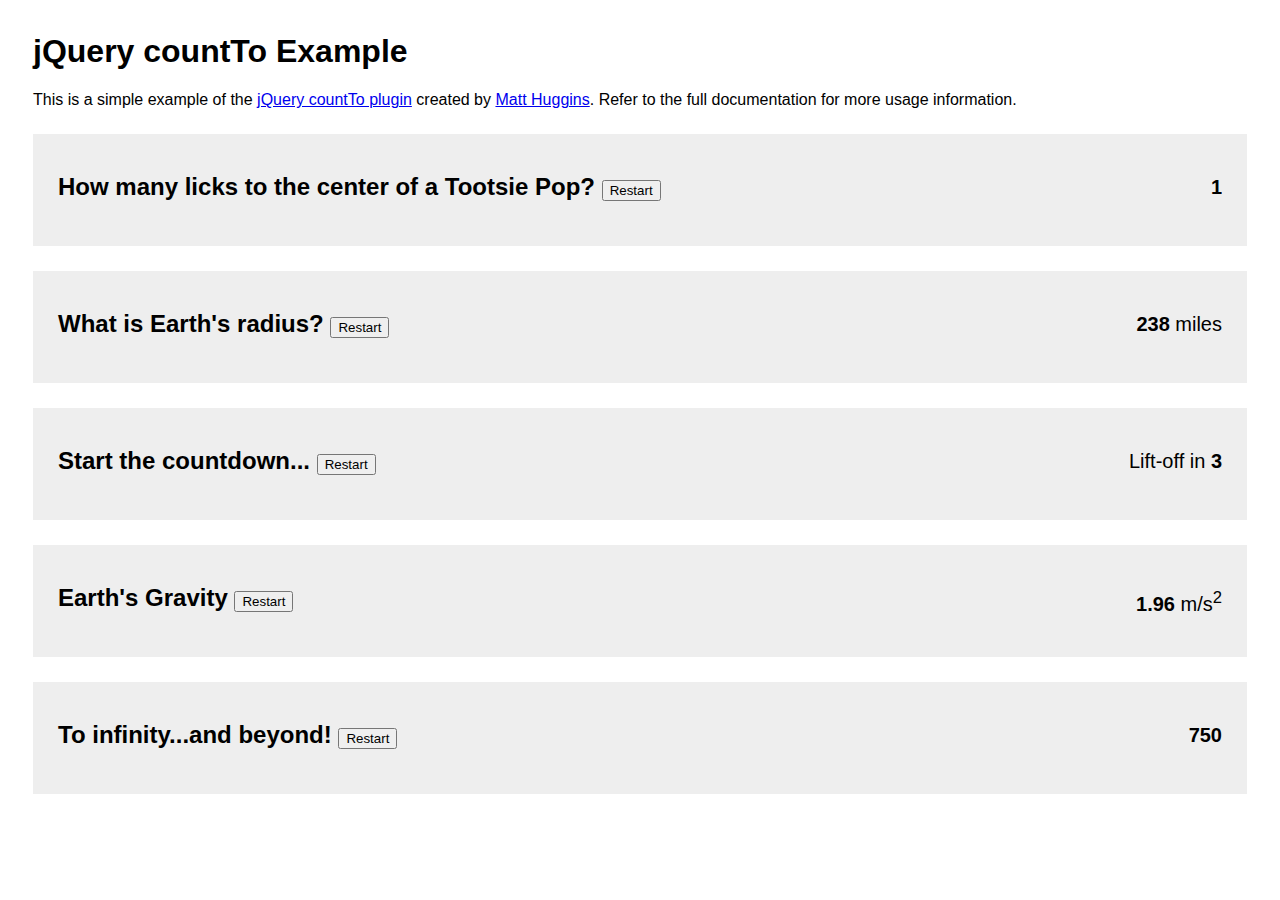
<file: Company/Simple-jQuery-Plugin-For-Counting-Time-Up-Down-countTo/example.html>
<html>
<head>
  <title>jQuery countTo Example</title>

  <style type="text/css">
    body {
      font-family: Arial;
      padding: 25px;
    }

    .example {
      position: relative;
      padding: 25px;
      margin: 25px 0;
      line-height: 1em;
      background-color: #eee;
    }

    .example h2 {
      margin-right: 100px;
    }

    .example p {
      position: absolute;
      right: 25px;
      top: 25px;
      font-size: 20px;
    }

    .red {
      color: #c00;
    }
  </style>
</head>

<body>
  <h1>jQuery countTo Example</h1>
  <p>
    This is a simple example of the
    <a href="https://github.com/mhuggins/jquery-countTo">jQuery countTo plugin</a>
    created by <a href="http://www.matthuggins.com">Matt Huggins</a>.  Refer to
    the full documentation for more usage information.
  </p>

  <div class="example">
    <h2>
      How many licks to the center of a Tootsie Pop?
      <button class="restart" data-target="#lollipop">Restart</button>
    </h2>
    <p><b class="timer" id="lollipop" data-to="3" data-speed="1500"></b></p>
  </div>

  <div class="example">
    <h2>
      What is Earth's radius?
      <button class="restart" data-target="#earth">Restart</button>
    </h2>
    <p><b class="timer" id="earth" data-to="3968" data-speed="10000"></b> miles</p>
  </div>

  <div class="example">
    <h2>
      Start the countdown...
      <button class="restart" data-target="#countdown">Restart</button>
    </h2>
    <p>Lift-off in <b class="timer" id="countdown" data-from="3" data-to="1" data-speed="3000"></b></p>
  </div>

  <div class="example">
    <h2>
      Earth's Gravity
      <button class="restart" data-target="#gravity">Restart</button>
    </h2>
    <p><b class="timer" id="gravity" data-from="0" data-to="9.8" data-speed="3000" data-decimals="2"></b> m/s<sup>2</sup></p>
  </div>

  <div class="example">
    <h2>
      To infinity...and beyond!
      <button class="restart" data-target="#infinity">Restart</button>
    </h2>
    <p><b class="timer" id="infinity" data-from="0" data-to="1000" data-speed="800"></b></p>
  </div>

  <script type="text/javascript" src="http://ajax.googleapis.com/ajax/libs/jquery/1.8.3/jquery.min.js"></script>
  <script type="text/javascript" src="jquery.countTo.js"></script>

  <script type="text/javascript">
    jQuery(function ($) {
      // custom formatting example
      $('#earth').data('countToOptions', {
        formatter: function (value, options) {
          return value.toFixed(options.decimals).replace(/\B(?=(?:\d{3})+(?!\d))/g, ',');
        }
      });

      // custom callback when counting completes
      $('#countdown').data('countToOptions', {
        onComplete: function (value) {
          $(this).text('BLAST OFF!').addClass('red');
        }
      });

      // another custom callback for counting to infinity
      $('#infinity').data('countToOptions', {
        onComplete: function (value) {
          count.call(this, {
            from: value,
            to: value + 1000
          });
        }
      });

      // start all the timers
      $('.timer').each(count);

      // restart a timer when a button is clicked
      $('.restart').click(function (event) {
        event.preventDefault();
        var target = $(this).data('target');
        $(target).countTo('restart');
      });

      function count(options) {
        var $this = $(this);
        options = $.extend({}, options || {}, $this.data('countToOptions') || {});
        $this.countTo(options);
      }
    });
  </script>
</body>
</html>
</file>
<file: Company/css/style.css>
header {
  background-image: url(../images/bg.jpg);
  background-size: cover;
  background-position: center center;
  min-height: 100vh;

}

header .overlay {
  background: linear-gradient(to left,
      rgba(41, 153, 155, 0.8) 0%,
      rgba(167, 173, 44, 0.8) 100%);
  height: 100vh;
}


/* إزالة الحاشية من جهة اليمين والتي يفرضها البوتستراب على القوائم */

nav.navbar ul.navbar-nav {
  padding-left: 0px;
  margin: auto auto;
}

.fixed-top {
  position: fixed;
  top: 0;
  right: 0;
  left: 0;
  z-index: 10;
}

/* التنسيقات الخاصة بالعناصر الموجودة في القائمة */

nav.navbar ul.navbar-nav li a.nav-link {
  color: #e8e8e8;
  font-size: 16px;
  line-height: 40px;
  padding-right: 1.5rem;
  padding-left: 1.5rem;
  transition: all 0.5s ease;


}

/* التنسيقات التي تظهر عند مرور مؤشر الفأرة على أحد عناصر القائمة */

.li a.nav-link:hover,
.li a.nav-link.active {
  color: #16aeca;
  background-color: #ffffff;
}

/* تصغير حجم شعار الصفحة */

.navbar-brand img {
  width: 100%;
  margin-left: -50%;

}

/* تغيير لون العناصر في القائمة بعد النزول إلى الأسفل */

nav.navbar.noTransparrent ul.navbar-nav li a.nav-link {
  color: #0f39ac;
  text-align: center;
  /*قمت بإضافة هذا التنسيق حتى تظهر العناصر في المنتصف كما لدى المدرب*/
}

/* تغيير لون القوائم عند المرور فوقها بمؤشر الفأرة */

nav.navbar.noTransparrent ul.navbar-nav li a.nav-link:hover,
nav.navbar.noTransparrent ul.navbar-nav li a.nav-link.active {
  color: #dea413;
  background-color: #16aeca;
}

/* إضافة إطار سفلي للقائمة، وجعل لون خلفية القائمة بالأبيض */

nav.navbar.noTransparrent {
  background-color: #ffffff;
  border-bottom: 1px solid #eee;
}

/* تصغير حجم شعار الشركة وجعل عرضه مساويا إلى 80% من العنصر الذي يحتويه */

nav.navbar.noTransparrent .navbar-brand img {
  width: 80%;
}

/*تحريك ايقونة الفتح والاغلاق الى الاسفل قليلا وجعل لون الايقونة باللون الابيض*/

nav.navbar button.navbar-toggler {
  /* margin: 30px auto; */
  /* قمت بحذف هذا التنسيق حتى يظهر الزر في المكان الصحيح - أقصى اليسار */
  transition: all 1s ease;
  color: #ffffff;
}

.button.navbar-toggler span {
  color: #ffffff;
}

/*تغير لون الخلفية عند النزول بالصفحة الى الاسفل*/

nav.navbar.noTransparrent button.navbar-toggler span {
  color: #16aeca;
}

/* تحديد لكل شريحة ارتفاع يساوي ارتفاع شاشة العرض */
header .overlay .slider .carousel-inner .carousel-item {
  min-height: 100vh;
  opacity: 0;
}

/* التنسيقات المطبقة على العنوان */
header .overlay .slider .carousel-inner .carousel-item .carousel-caption h3 {
  font-size: 40px;
  line-height: 60px;
  transform: translateY(-30px);
  transition: all 1s ease;
}

header .overlay .slider .carousel-inner .carousel-item.active .carousel-caption h3 {
  transform: translateY(0);
}

/* تحريك العنوان إلى الأعلى */
header .overlay .slider .carousel-inner .carousel-item .carousel-caption {
  bottom: 30%;
}

/* التنسيقات المطبقة على الرابط التشعبي أسفل العنوان */
header .overlay .slider .carousel-inner .carousel-item .carousel-caption a {
  font-size: 18px;
  line-height: 50px;
  background-color: #16aeca;
  color: #ffffff;
  border-radius: 30px;
  padding: 0px 2rem;
  margin-top: 30px;
  display: inline-block;
  transition: all 1s ease;
  transform: translateY(50px);
}

header .overlay .slider .carousel-inner .carousel-item.active .carousel-caption a {
  transform: translateY(0px);
}

/* التنسيقات المطبقة عند مرور مؤشر الفأرة فوق الزر */
header .overlay .slider .carousel-inner .carousel-item .carousel-caption a:hover {
  text-decoration: none;
  background-color: #dae413;
  color: #555555;
}

/* active إزالة الشفافية عن الشريحة الفعالة */
header .overlay .slider .carousel-inner .carousel-item.active {
  opacity: 1;
}

header .overlay .slider .carousel-inner .carousel-item.active .carousel-caption {
  opacity: 1;
}

header .overlay .slider .carousel-control-prev i,
header .overlay .slider .carousel-control-next i {
  border: 2px solid #ffffff;
  border-radius: 2px;
  padding: 30px 20px;
}

header .overlay .slider .carousel-control-prev {
  left: 20px;
}

header .overlay .slider .carousel-control-next {
  right: 20px;
}

/* تنسيقات المطبقة على الخط في العنوان */
section.services .title h2 {
  font-size: 40px;
  line-height: 60px;
}

/* ضبط الحاشية والهامش لقسم الخدمات والنص داخله */
section.services {
  padding: 120px 0 60px;
}

section.services .title {
  margin-bottom: 50px;
}

/* تطبيق تنسيقات الخلفية وضبط الهامش لصنف البطاقات */
section.services .card {
  background-color: #ffffff;
  margin-bottom: 50px;
  width: 100%;
  height: 250px;
}

/* التنسيقات المطبقة على خط العنوان داخل البطاقات */
section.services .card .card-block h4 {
  font-size: 24px;
  line-height: 35px;
  color: #070c0c;
}

/* تنسيق الخط للفقرة النصية داخل البطاقات وجعلها غير مرئية */
section.services .card .card-block p {
  font-size: 15px;
  line-height: 20px;
  color: #919191;
  opacity: 0;
}

/* زيادة إطار البطاقات عند مرور مؤشر الفأرة وجعل الفقرة النصية مرئية */
section.services .card:hover {
  height: 350px;
}

section.services .card img {
  width: 140px;
  margin: 10px auto;
}

section.services .card:hover .card-block p {
  opacity: 1;
}

/* تطبيق التغييرات على البطاقات بشكل متدرج */
section.services .card {
  transition: all 1s ease-in-out;
}

section.services .card:hover img {
  transition: all 1s ease-in-out;
  width: 120px;
  margin: 10px auto;
}

section.services .card .card-block p {
  transition: opacity 0.5s ease-in-out;
}

section.services .card:hover {
  transition: height 0.5s ease-in-out;
}

section.services .card:hover .card-block p {
  transition: opacity 1s ease-in-out;
}

/* التنسيقات المطبقة على الخط في العنوان */
section.gallery .title h2 {
  font-size: 40px;
  line-height: 60px;


}

/* ضبط الحاشية والهامش الخاص بقسم الصور */
section.gallery {
  padding: 100px 0 0;
}

section.gallery .title {
  margin-bottom: 50px;
}

/* تغيير مؤشر الفأرة إلى شكل يد عند المرور على الصور وجعل الرابط التشعبي يغطي كامل الصورة */
section.gallery .work-gallery a {
  position: relative;
  cursor: pointer;
  display: inline-block;
  width: 100%;
  /*-ليصبح عرض هذا العنصر مساوى للآب-*/
}

/* لجعل عرض الصورة مساوى للآب*/
section.gallery .work-gallery a img {
  width: 100%;

}

/* تنسيقات الطبقة الزرقاء التي تظهر فوق الصور وجعل لون الخط بداخلها أبيض */
section.gallery .work-gallery a .hover {
  position: absolute;
  top: 5%;
  left: 5%;
  width: 90%;
  height: 90%;
  background-color: #16aeca;
  color: #ffffff;
  opacity: 0;
  z-index: 9;
  transition: all .5s ease;
}

.work-gallery .col-md>.col-sm>a img {

  margin-bottom: 25px;
}

/* تنسيق الفقرة النصية داخل البطاقات وجعلها غير مرئية */
section.services .card .card-block p {
  font-size: 15px;
  line-height: 20px;
  color: #919191;
  opacity: 0;
}

/* تنسيقات أيقونة البحث وجعلها في وسط الصفحة */
section.gallery .work-gallery a .hover i {
  position: absolute;
  top: 50%;
  left: 50%;
  transform: translate(-50%, -50%);
  font-size: 2em;
}

/* بعد إخفاء الطبقة الزرقاء نقوم باظهارها بشفافية 1 عند مرور مؤشر الفأرة فوقها */
section.gallery .work-gallery a:hover .hover {
  opacity: 1;
}

/* تنسيق الصفحة السوداء (صفحة الأعمال) وتحديد موضعها أمام كل الصفحات */
section.gallery .work-gallery .overlay-gallery {
  width: 100%;
  height: 100vh;
  position: fixed;
  overflow: hidden;
  right: 0px;
  top: 0px;
  z-index: 10;
  /*-حتى تظهر فوق شريط التنقل-*/
  text-align: right;
  background: rgba(0, 0, 0, 0.9);
  margin-top: -100vh;
  transition: all 1s ease;
  opacity: 0;

}

/* التنسيقات الخاصة في العنوان داخل الطبقة */
section.gallery .work-gallery .overlay-gallery .gallery-text h3 {
  font-size: 36px;
  line-height: 52px;
  color: #16aeca;
  margin-bottom: 30px;
}

/* تنسيقات قائمة الروابط وإضافة خط في أعلى الفقرة */
section.gallery .work-gallery .overlay-gallery .gallery-text ul {
  padding-right: 0;
  padding-bottom: 20px;
  margin-bottom: 20px;
  border-bottom: 1px solid #eee;
}

/* (تنسيقات عناصر القائمة (الأيقونة والروابط التشعبية */
section.gallery .work-gallery .overlay-gallery .gallery-text ul li {
  color: #dae413;
}

section.gallery .work-gallery .overlay-gallery .gallery-text ul li a {
  color: #dae413;
}

/* التنسيقات المطبقة على الخط في الفقرة النصية داخل الطبقة */
section.gallery .work-gallery .overlay-gallery .gallery-text p {
  font-size: 24px;
  line-height: 33px;
  margin-bottom: 40px;
  color: #ffffff;
}

/* التنسيقات الخاصة بزر زيارة المشروع */
section.gallery .work-gallery .overlay-gallery .gallery-text a.visit {
  font-size: 20px;
  line-height: 50px;
  border-radius: 25px;
  padding: 0px 30px;
  background-color: #16aeca;
  color: #ffffff;
  transition: all 0.5s ease-in-out;
  Width: auto;
}

/* تنسيقات زر زيارة المشروع عند مرور مؤشر الفأرة فوقه */
section.gallery .work-gallery .overlay-gallery .gallery-text a.visit:hover {
  text-decoration: none;
  background-color: #dae413;
}

/* التنسيقات المطبقة على أيقونة الإغلاق */
section.gallery .work-gallery .overlay-gallery a.close {
  z-index: 10;
  color: #16aeca;
  position: absolute;
  top: 12%;
  left: 11%;
  font-size: 30px;
  font-weight: bold;
  opacity: 0;
  Width: auto;

}

/* ضبط الهامش الخاص بالفقرة النصية */
section.gallery .work-gallery .overlay-gallery .gallery-text {
  margin: 50px auto 0px;
}

/* إخفاء طبقة الأعمال وظهورها عند النقر عليها */
section.gallery .work-gallery .overlay-gallery:target {
  opacity: 1;
  bottom: 0px;
  left: 0px;
  padding: 5% 10%;
  margin: 0;

}

section.gallery .work-gallery .overlay-gallery:target img,
section.gallery .work-gallery .overlay-gallery:target a.close {
  opacity: 1;
  max-width: 100%;
}

/* التنسيقات المطبقة على الخلفية المستخدمة */
section.statistics {
  background-image: url(../images/bg2.jpg);
  background-position: center center;
  background-size: cover;
  background-attachment: fixed;
}

/* التنسيقات المطبقة على الطبقة التي تغطي الخلفية */
section.statistics .overlay {
  background-color: rgba(22, 174, 202, 0.8);
  padding: 100px 0;
}

/* تنسيقات الخط المستخدم في الفقرات */
section.statistics .overlay .stat p {
  font-size: 18px;
  color: #85ecff;
  line-height: 22px;
}

section.statistics .overlay .stat .count {
  font-size: 40px;
  line-height: 60px;
  font-weight: bold;
  Color: #ddfaff;
}

section.contacts .form h3 {
  font-size: 24px;
  line-height: 50px;
  color: #181c1c;
  font-weight: bold;
  margin: 50px auto 20px;
}

/* تنسيقات لون الخلفية وضبط الحاشية الخاصة به */
section.contacts {
  background-color: #ffffff;
  padding-top: 120px;
}

/* تنسيقات لون الخلفية وضبط الحاشية الخاصة بها */
section.contacts {
  background-color: #ffffff;
  padding-top: 120px;
  text-align: left;
}

/* تنسيقات الخط المستخدم بالعنوان */
section.contacts .info h3 {
  font-size: 24px;
  line-height: 50px;
  color: #181c1c;
  font-weight: bold;
}

/* إلغاء الحاشية الزائدة التي يتم إضافتها بشكل تلقائي */
section.contacts .info ul {
  padding: 0;
}

/* التنسيقات الخاصة بالعناصر الفرعية للقائمة */
section.contacts .info ul li {
  font-size: 18px;
  line-height: 25px;
  color: #16aeca;
  margin-bottom: 15px;
}

/* ضابط الهامش الخاص بعناصر القوائم */
section.contacts .info ul li i {
  margin-left: 10px;
}

/* التنسيقات الخاصة بحقول الإدخال */
section.contacts .form form input,
textarea {
  background-color: #f7f7f7;
  border: 2px solid #eee;
  border-radius: 3px;
  color: #5c5c5c;
  font-family: ar-font;
  font-size: 15px;
  line-height: 25px;
}

/* تنسيقات زر الإرسال */
section.contacts .form form button {
  background-color: #16aeca;
  border: 0px;
  border-radius: 3px;
  color: #ffffff;
  font-family: ar-font;
  font-size: 15px;
  line-height: 25px;
  padding: 10px 25px;
  margin-left: 15px;
}

/* تصغير نموذج الإرسال وتعيين موضعه في وسط الصفحة */
section.contacts .cmxform {
  width: 60%;
  margin: 0 auto 50px;
}

section.contacts .form form .error {
  color: red;
}

/* تنسيق اللون على خلفية تذييل الصفحة وضبط الحاشية الخاصة بها */
footer .top-footer {
  background-color: #171717;
  padding: 75px 0;
  text-align: left;
}

/* تنسيقات الخط المستخدم في العنوان */
footer .top-footer h3 {
  font-size: 18px;
  line-height: 45px;
  color: #85ecff;
  margin-bottom: 30px;
  position: relative;
}

/* إضافة خط صغير أسفل العنوان */
footer .top-footer h3:before {
  content: "";
  position: absolute;
  left: 0;
  bottom: 0;
  width: 35px;
  height: 2px;
  background-color: #5c5c5c;
}

/* تنسيقات الفقرة النصية */
footer .top-footer p {
  font-size: 15px;
  line-height: 22px;
  color: #919191;
  margin-bottom: 50px;
}

/* إزالة الحاشية الافتراضية للقوائم */
footer .top-footer ul {
  padding: 0;
}

/* التنسيقات المطبقة على ازرار التواصل الاجتماعي */
footer .top-footer ul.social li a i {
  width: 35px;
  height: 35px;
  line-height: 35px;
  text-align: center;
  border-radius: 2px;
  background-color: #333333;
  color: #acacac;
  transition: all 0.3s ease;
}

/* ضبط الحاشية الخاصة بأيقونات التواصل الإجتماعي */
footer .top-footer ul.social li {
  margin-right: 5px;
}

/* تغير لون الأيقونات عند المرور فوقها بمؤشر الفأرة */
footer .top-footer ul.social li a.facebook:hover i {
  background-color: #3b5999;

}

footer .top-footer ul.social li a.pinterest:hover i {
  background-color: #E60023;

}

footer .top-footer ul.social li a.google:hover i {
  background-color: #DD4B39;

}

footer .top-footer ul.social li a.twitter:hover i {
  background-color: #1DA1F2;

}

footer .top-footer ul.social li a.linkedin:hover i {
  background-color: #2867B2;

}

/* التنسيقات الخاصة بعناصر القائمة */
footer .top-footer ul.contact-us li {
  margin-bottom: 35px;
  font-size: 18px;
  color: #676767;
}

/* ضبط الهامش الخاص بالعنصر الأخير في القائمة */
footer .top-footer ul.contact-us li:last-of-type {
  margin-bottom: 0;
}

/* التنسيقات المطبقة على الأيقونات */
footer .top-footer ul.contact-us li i {
  width: 35px;
  height: 35px;
  line-height: 35px;
  text-align: center;
  border-radius: 2px;
  background-color: #333333;
  color: #acacac;
  margin-left: 20px;
}

/* ضبط لون الخلفية الخاص بأسفل الصفحة */
footer .copyright {
  background-color: #111111;
}

/* تنسيقات الفقرة النصية في الجزء السفلي من تذييل الصفحة */
footer .copyright p {
  font-size: 15px;
  line-height: 80px;
  color: #919191;
}

* إزالة الهامش أسفل الصفحة */ footer .copyright p {
  font-size: 15px;
  line-height: 78px;
  color: #919191;
  margin-bottom: 0;


}

footer .copyright p {
  margin-top: 0;
  margin-bottom: 0rem;
}

/* التنسيقات المطبقة على الشاشات التي عرضها أصغر من 980 بكسل */


@media (max-width: 980px) {
  nav.navbar ul.navbar-nav li a.nav-link {
    padding-right: 0.5rem;
    padding-left: 0.5rem;
  }

  header .overlay .slider .carousel-inner .carousel-item .carousel-caption h3 {
    font-size: 30px;
  }

  header .overlay .slider .carousel-inner .carousel-item .carousel-caption {
    bottom: 25%;
  }

  section.services .card {
    height: 290px;
  }

  .navbar-brand img {
    margin-left: 0%;
  }

}

/* التنسيقات المطبقة على الشاشات التي عرضها أصغر من 767 بكسل */
@media (max-width: 767px) {
  .navbar {
    padding: .5rem 0rem;
  }

  nav.navbar .container {
    width: 100%;
  }

  nav.navbar .navbar-brand img {
    width: 80%;
  }

  nav.navbar .navbar-collapse {
    background-color: #16aeca;
  }

  nav.navbar.noTransparrent .navbar-collapse {
    background-color: #ffffff;
  }

  section.gallery .work-gallery .overlay-gallery .gallery-text h3 {
    font-size: 18px;
    line-height: 36px;
    margin-bottom: 10px;
  }

  section.gallery .work-gallery .overlay-gallery .gallery-text p {
    font-size: 14px;
    line-height: 28px;
    margin-bottom: 30px;
  }

  section.gallery .work-gallery .overlay-gallery .gallery-text a.visit {
    font-size: 14px;
    line-height: 40px;
  }

  section.contacts .cmxform {
    width: 100%;
  }

  .navbar-brand img {
    margin-left: 0%;
  }
}

/* التنسيقات المطبقة على الشاشات التي عرضها أصغر من 575 بكسل */

@media (max-width: 576px) {

  .navbar-toggler-icon {
    margin-right: 20px;
  }

  header .overlay .slider .carousel-inner .carousel-item .carousel-caption {
    left: 2%;
    right: 2%;
  }


  header .overlay .slider .carousel-control-prev,
  header .overlay .slider .carousel-control-next {
    display: none;
  }

  .work-gallery .col-md>.col-sm>a {
    display: block !important;
  }

  .work-gallery .col-md>.col-sm>a img {
    width: 100%;

    margin-bottom: 35px;
  }

  section.gallery .work-gallery .overlay-gallery img {
    width: 50%;
  }

  .navbar-brand img {
    margin-left: 9%;
  }
}

@media (min-width: 992px) {

  .navbar-brand img {
    margin-left: 0%;
  }
}
</file>
<file: mobile game/css/style.css>
@font-face {
    font-family: ar-font;
    src: url(../fonts/Cairo-SemiBold.ttf);
}

body {
    direction: rtl;
    font-family: ar-font;
}

header {
    background-image: url(../images/header-bg.jpg);
    background-size: cover;
    background-position: center center;
}

header .brand {
    margin: 80px auto 50px;
    padding: 20px 10px;
    border-bottom: 5px solid #464b51;
    display: inline-block;
}

.page-heading h1 {
    font-size: 60px;
    color: #fff;
    font-weight: bold;
    line-height: 75px;
}

.page-heading p {
    font-size: 18px;
    color: #acacac;
    width: 36%;
    margin: 0 auto;
}

#defaultcountdown .countdown-section .countdown-amount {
    font-size: 60px;
    font-weight: bold;
    color: #ffce00;
    display: block;
}

#defaultcountdown .countdown-section .countdown-period {
    font-size: 30px;
    font-weight: bold;
    color: #ffffff;
    display: block;
}

#defaultcountdown .countdown-section {
    display: inline-block;
    margin: 0 20px;
}

header .counter {
    margin: 60px auto;
    padding: 30px;
}

header .send-notification p {
    font-size: 18px;
    color: #fff;
}

header .send-notification .input-group input,
footer .input-group input {
    border: 2px solid #e6e6e6;
    color: #777;
    font-size: 18px;
    border-radius: 0;
    font-family: ar-font;
    height: auto;
}

header .send-notification .input-group button,
footer .input-group button {
    background-color: #ffce00;
    border-radius: 0px;
    padding: 0.5rem 1.5rem;
}

header .send-notification .input-group,
footer .input-group {
    width: 30%;
    margin: 0 auto;
}

footer .input-group button {
    background-color: #393939;
}

header .send-notification .input-group .alert,
footer .input-group .alert {
    position: absolute;
    left: 0;
    right: 0;
    top: 110%;
    display: none;
}

.features h2 {
    font-size: 45px;
    margin-bottom: 50px;
    color: #555;
}

.features {
    padding: 100px 0;
}

.features .media {
    margin-bottom: 20px;
    padding: 40px 10px;
    border: 4px solid #fafafa;
    height: 190px;
}

.features .media-body h5 {
    font-size: 24px;
    color: #555;
}

.features .media-body p {
    color: #a1a1a1;
    font-size: 15px;
    line-height: 25px;
}

.features div[class*="col-"]:nth-child(even) {
    text-align: left;
}

footer {
    background-image: url(../images/coming-soon/footer-bg.jpg);
    background-size: cover;
    background-position: center center;
}

footer .top-footer .overlay {
    background-color: rgba(225, 204, 0, 0.7);
    padding: 60px 0;
}

.top-footer h3 {

    color: #555;
    margin-bottom: 30px;
}

footer .contact .overlay {
    background-color: rgba(28, 28, 28, 0.9);
    padding: 60px 0 10px;
    color: #fff;
}

footer .contact .overlay h3 {
    font-size: 30px;
    margin: 0 auto 30px;
}

footer .contact .overlay ul li a {
    background-color: rgba(255, 255, 255, 0.14);
    line-height: 70px;
    display: block;
    width: 70px;
    height: 70px;
    color: #fff;
    font-size: 1.2em;
}

footer .contact .overlay ul {
    margin: 0px 5px;
}

footer .contact .overlay ul li a:hover {
    background-color: #fad32f;
}

footer .contact .overlay hr {
    border-top: 1px solid rgba(225, 225, 225, 0.1);
    margin-top: 50px;
    width: 25%;
}

footer .contact .overlay a {
    color: #b4b4b4;
}

footer .contact .overlay .mail {
    color: #fad32f;
}

@media(max-width:767px) {

    header .send-notification .input-group,
    footer .input-group {
        width: 90%;
        margin: 0 auto;
    }
}
</file>
<file: mobile web/css/style.css>
section.banner {
    background-image: url(../images/bg-1.jpg);
    background-size: cover;
    background-position: center center;
    background-attachment: fixed;
    z-index: -3; 
    text-align: right; /* bootstrap حتى يتناسب مع النسخة الحديثة من */
  }
  /* إضافة اللون الأحمر بشفافية 80% على الطبقة التي تلي الصورة */
section.banner .overlay {
    background-color: rgba(239, 71, 58, 0.8);
    position: relative;
    z-index: 1; 
  }
  /* إنزال صورة الجوال إلى الأسفل قليلًا */
section.banner .overlay {
  position: relative; 
}
section.banner .overlay .images {
  position: absolute;
  bottom: -145px;
  right: 0;
  z-index: -1; 
}
section.banner .overlay .images img {
  max-width: 100%; 
}
/* ضبط الهامش الخاص بصورة أيقونة المطعم */
section.banner .overlay .app-icon img {
  margin-top: 120px;
  margin-bottom: 50px; 
}
/* h1 تنسيقات الخط وضبط الهامش في العنوان */
section.banner .overlay .banner-text h1 {
  font-size: 30px;
  color: #ffffff;
  margin-bottom: 40px; 
}
/* تنسيقات الخط في الفقرة النصية */
section.banner .overlay .banner-text p {
  font-size: 18px;
  line-height: 32px;
  color: #ffffff;
  margin-bottom: 40px; 
}
/* تنسيقات لون الأزرار والمسافات الخاصة به */
section.banner .overlay .banner-text button {
  line-height: 40px;
  margin: 40px 3px;
  background-color: #fafafa; 
}
/* تنسيق أيقونة متجر جوجل وأبل */
section.banner .overlay .banner-text button img {
  width: 50px; 
}
section.banner .overlay .banner-text button i {
  font-size: 50px; 
}
/* تنسيق النص داخل الزر */
section.banner .overlay .banner-text button p {
  display: inline-block;
  font-size: 15px;
  line-height: 25px;
  color: #232323; 
}
/* تنسيق الخط الثخين داخل الزر */
section.banner .overlay .banner-text button p span {
  font-size: 18px; 
}
/* ضبط الهامش الخاص بالزر الأخير */
section.banner .overlay .banner-text button:last-child {
  margin-right: 20px; 
} 

@media (max-width: 767px) and (min-width: 276px) {

/* تحريك صورة الهاتف المحمول إلى الأسفل وإلى اليمين لتظهر في منتصف السطر */
section.banner .overlay .images {
    bottom: -500px;
    right: 20%; 
}
/* ضبط الهامش الخاص بأيقونات المطعم */
section.banner .overlay .app-icon img {
    margin-top: 50px;
    margin-bottom: 30px; 
    margin-right:92px ;
}
/* ضبط الهامش الخاص بالفقرة النصية بجانب الأيقونات */
section.banner .overlay .banner-text {
    margin-bottom: 350px; 
}
/* ضبط حاشية وهامش الأزرار */
section.banner .overlay .banner-text button {
    line-height: 40px;
    margin: 0px 0 50px;
    padding: .5rem 1rem;
}
/* إنقاص حجم أيقونة متجر جوجل وأبل */
section.banner .overlay .banner-text button img {
    width: 40px; 
}
section.banner .overlay .banner-text button i {
    font-size: 40px; 
}
/* تصغير حجم الخط داخل الزر */
section.banner .overlay .banner-text button p {
    font-size: 12px;
    line-height: 18px; 
}
section.banner .overlay .banner-text button p span {
    font-size: 16px; 
  
}
 html,body{
    padding: 0px;
    width: 100%;
    height: 100%;
    margin:0px;
    overflow-x: hidden;
  }
  
  
  section.option .images{
    bottom: -400px;
  }
  section.option .options{
    margin-bottom: 600px;
  }
  section.feature .features .media span .media-body p {
    margin-left: 0px !important;
    margin-bottom: 35px !important;
    }
    section.feature .features .media span i{
      margin-left: 50px !important;
      padding-left: 0;
      padding-right: 0px;
      margin-top: -60px;
      margin-right: -33px;
    }
    section.banner .overlay .banner-text button:last-child {
      margin-right: 0px;
  }
  section.slider {
    background-color: #ffffff;
    padding: 75px 0 100px;
}
  section.slider .carousel-control-next, section.slider .carousel-control-prev {
  width: 40px!important;
  height: 40px !important;
  margin-top: 20px !important;
  
}
.ml-3{
  width: 55px;
  }
  section.option .options .media h5 {
    font-size: 15px!important;
    line-height: 25px!important;
  }
  section.option .options .media p {
    font-size: 13px;
    line-height: 20px;
  }
  
}
/* التنسيقات المطبقة على عناصر الصفحة في الشاشات التي عرضها أصغر من 575 بكسل */
@media (max-width: 575px) {
   section.banner .overlay .images {
       bottom: -115px;
       right: 23%;
       left: 5%;
   }

   section.banner .overlay .banner-text {
       margin-bottom: 350px;
       text-align: center;
   }
   section.banner .overlay .images img {
    max-width: 100%; 
    width:165px;
  }
  section.feature .features .media span{
    margin-bottom: 0px;
    display: flex;
    flex-direction: row-reverse;
    margin-right: 50px;
  }
  
  section.feature .features .media span .media-body p{
    margin-left: 0px;
  }

}
 
@media(max-width: 284px){
  html,body{
    padding: 0px;
    width: 100%;
    height: 100%;
    margin:0px;
    overflow-x: hidden;
  }
  section.banner .overlay .images {
    bottom: -120px;
    right: 20%;
    left: 5%;
}
  section.banner .overlay .app-icon img {
    margin-top: 50px;
    margin-bottom: 30px;
    margin-right: 65px;
  }
  section.banner .overlay .images img{
    visibility: visible;
    width:170px;
    
  }

  section.banner .overlay .banner-text button:last-child {
    margin-right: 0px;
  }
  section.option .images{
    bottom: -400px;
  }
  section.option .options{
    margin-bottom: 600px;
  }
  section.feature .features .media span{
    margin-bottom: 0px;
    display: flex;
    flex-direction: row-reverse;
    margin-right: 22px;
  }
  
  .ml-3{
  width: 50px;
  }
  section.option .options .media h5 {
    font-size: 15px!important;
    line-height: 25px!important;
  }
  section.option .options .media p {
    font-size: 13px;
    line-height: 20px;
  }


}

/* تحديد لون خلفية القسم أبيض وضبط الحاشية */
section.feature {
  background-color: #ffffff;
  padding: 80px 0;
  text-align: right; /* bootstrap حتى يتناسب مع النسخة الحديثة من */
}
/* ضبط الهامش الخاص بصورة الجوال */
section.feature .features {
  margin-top: 90px;
}
/* ضبط الهامش الخاص بصنف المزايا */
section.feature .features .media {
  margin-bottom: 70px;
}
section.feature .features .media span .media-body{
  padding-top: 0;
  margin-bottom: 0px;
  margin-top: -66px;
}
section.feature .features .media span .media-body p{
  margin-left: 72px;
}
/* تنسيقات الكتلة النصية في العنوان */
section.feature .features .media-body h5 {
  font-size: 24px;
  color: #080808;
  margin-bottom: 12px;
}
/* تنسيق الفقرة النصية داخل البطاقات وجعلها غير مرئية */
section.feature .features .media-body p {
  font-size: 15px;
  line-height: 20px;
  color: #757474;
}
/* التي تظهر أسفل صورة الجوال Font-Awesome تنسيقات ايقونة الخط */
section.feature .features i {
  color: #fff;
  background-color: #ef473a;
  width: 70px;
  height: 70px;
  line-height: 70px;
  border-radius: 2px;
  text-align: center;
  display: block !important;
}
/* ضبط حجم وهامش صورة الجوال */
section.feature .mobile-img img {
  width: 80%;
  margin: 0 auto;
  display: block;
}
/* التنسيقات المطبقة على القسم الخاص بالمزايا */
section.option {
  padding: 120px 0 0;
  background-color: #f8f8f8;
  z-index: -2;
  position: relative;
  text-align: right;/* bootstrap حتى تتناسب مع النسخة الحديثة من */
}
/* إزاحة صورة الجوال للأسفل */
section.option .images {
  position: absolute;
  bottom: -150px;
  z-index: -1;
}
/* ضبط الهامش العلوي ومن اليمين لقسم المزايا */
section.option .options {
  margin-top: 40px;
  margin-right: 40px;
}
/* تعيين مسافة بين الفقرات النصية من خلال ضبط الهامش */
section.option .options .media {
  margin-bottom: 60px;
}
/* تنسيقات العنوان ضمن الفقرات النصية */
section.option .options .media h5 {
  font-size: 24px;
  line-height: 40px;
  color: #141414;
}
/* تنسيقات الخط في الفقرة النصية */
section.option .options .media p {
  font-size: 15px;
  line-height: 20px;
  color: #757474;
}
/* ضبط الحاشية ولون الخلفية لعارض الشرائح */
section.slider {
  background-color: #ffffff;
  padding: 120px 0 110px; 
}
/* التنسيقات المطبقة على العنوان في عارض الشرائح */
section.slider .title {
  margin-bottom: 60px; 
}
section.slider .title h3 {
  font-size: 30px; 
}
/* توسيط معرض الصور أفقيا وتحديد عرضه بـ 60% من عرض الصفحة */
section.slider .carousel-inner {
  width: 60%;
  margin: 0 auto; 
}
/* تنسيق موضع نقاط التنقل وخصائصها */
section.slider .carousel-indicators {
  bottom: -60px;
  padding: 0; 
}
section.slider .carousel-indicators li {
  max-width: 20px;
  height: 20px;
  border-radius: 50%;
  border: 1px solid #ef473a;
}
/* تغير لون خلفية النقطة الفعالة */
section.slider .carousel-indicators li.active {
  background-color: #ef473a; 
}
/* تنسيقات أسهم التنقل */
section.slider .carousel-control-next,
section.slider .carousel-control-prev {
  width: 70px;
  height: 70px;
  color: #ef473a;
  border-radius: 50%;
  border: 1px solid #ef473a;
  margin-top: 130px;
  opacity: 1; 
}
section.faq {
  background-image: url("../images/bg-2.jpg");
  background-size: cover;
  background-position: center center;
  background-attachment: fixed; 
  text-align: right; /*bootstrap حتى تتناسب مع النسخة الحديثة من*/
}
/* إضافة طبقة سوداء أمام الصورة وضبط الحاشية الخاصة بها */
section.faq .overlay {
  background-color: rgba(0, 0, 0, 0.6);
  padding: 120px 0 80px; 
}
/* تنسيقات العنوان الرئيسي */
section.faq .overlay .title {
  margin-bottom: 60px; 
}
section.faq .overlay .title h3 {
  font-size: 30px;
  color: #ffffff; 
}
section.faq .overlay .card {
  margin-bottom: 25px;
  background-color: rgba(255, 255, 255, 0.2);
  border: 0px;
  border-radius: 0px; 
}
/* بوضعها Bootstrap إزالة اللون من عنوان الصفحة التي قام إطار العمل */
section.faq .overlay .card .card-header {
  background-color: transparent;
  border-bottom: 0px; 
}
/* التنسيقات المطبقة على الخط في العنوان */
section.faq .overlay .card .card-header h5 a {
  font-size: 18px;
  color: #ffffff;
  display: block;
  
}
/* تغير موضع السهم الموجود في البطاقات */
section.faq .overlay .card .card-header h5 a i{
 position: absolute;
 top: 2px;
 left: 5px; 
}
/* التنسيقات المطبقة على الفقرة النصية داخل جسم البطاقة */
section.faq .overlay .card .card-block {
  font-size: 15px;
  line-height: 20px;
  padding: 0 1.25rem 1.25rem;
  color: #c9c9c9; 
}
/* تغير مؤشر السهم إلى الأعلى */
section.faq .overlay .card .card-header h5 a.collapsed[aria-expanded="false"] i:before {
  content: "\f107"; 
}
/* تعيين لون الخلفية لقسم تذييل الصفحة */
footer {
  background-color: #232323;
  text-align: right;/* bootstrap حتى يتناسب مع النسخة الحديثة من */
}
/* التنسيقات المطبقة على الخط في العنوان */
footer .footer .widget .title h4 {
  font-size: 24px;
  line-height: 80px;
  color: #ffffff; 
}
/* إضافة الإطار السفلي للنص وضبط الهامش الخاص به */
footer .footer .widget .title {
  border-bottom: 2px solid #2b2b2b;
  margin-bottom: 35px; 
  position: relative;
}
/* إضافة الإطار السفلي ذو اللون الأرجواني وتطبيق التنسيقات الخاصة به */
footer .footer .widget .title::after {
   content: "";
   position: absolute;
   bottom: -2px;
   right: 0;
   display: inline-block;
   width: 90px;
   height: 2px;
   background-color: #ef473a; 
}
footer .footer .widget .content p {
  font-size: 18px;
  line-height: 40px;
  color: #757474; 
}
/* التنسيقات المطبقة على أيقونات التواصل الاجتماعي */
footer .footer .widget .content ul.social-links li a {
   width: 50px;
   height: 50px;
   display: block;
   border-radius: 50%;
   background-color: #353638;
   color: #fff;
   text-align: center;
   line-height: 50px;
}
/* تبديل لون الأزرار عند مرور مؤشر الفأرة فوق أيقونات التواصل الاجتماعي */
footer .footer .widget .content ul.social-links li a:hover {
   background-color: #ef473a;
}
/* إضافة مسافة تفصل بين الأيقونات والفقرة النصية في الأعلى من خلال ضبط الهامش والحاشية */
footer .footer .widget .content ul.social-links {
   padding: 0px;
   margin-top: 95px;
}
/* إضافة مسافة تفصل بين الأيقونات من خلال ضبط الهامش الخاص بالأيقونات */
footer .footer .widget .content ul.social-links li {
   margin-right: 8px;
}
/* إزالة الحاشية التلقائية التي يتم إضافتها إلى القائمة تلقائيًا */
footer .footer .widget .content ul.twittes {
  padding: 0;
}
/* التنسيقات الخاصة بعناصر القائمة */
footer .footer .widget .content ul.twittes li {
font-size: 15px;
line-height: 24px;
text-indent: 20px;
color: #757474;
position: relative;
padding-bottom: 20px;
padding-right: 5px;
margin-bottom: 20px;
border-bottom: 2px solid #2b2b2b;
}
/* إضافة أيقونة تويتر وضبط التنسيقات المطلوبة لها */
footer .footer .widget .content ul.twittes li::before {
content: "\f099";
position: absolute;
top: 5px;
right: -15px;
font-family: fontAwesome;
line-height: 1em;
color: #ef473a; 
}
/* إزالة الإطار السفلي عن العنصر الأخير في القائمة */
footer .footer .widget .content ul.twittes li:last-of-type {
margin-bottom: 0px;
border-bottom: 0px;
}
/* التنسيقات المطبقة على حقل الإدخال في نموذج الإرسال */
footer .footer .widget .content form input {
  font-size: 14px;
  line-height: 25px;
  background-color: #2c2b2b;
  border-radius: 0;
  color: #ffffff;
  border-color: transparent;
  font-family: ar-font;
  margin-bottom: 15px; 
}
/* التنسيقات الخاصة بزر الإرسال */
footer .footer .widget .content form button {
  font-size: 14px;
  line-height: 25px;
  border-radius: 0;
  background-color: #ef473a;
  color: #ffffff;
  border-color: transparent;
  font-family: ar-font;
  margin-bottom: 15px; 
}
/* التنسيقات الخاصة بزر الإرسال */
footer .footer .widget .content form button {
  font-size: 14px;
  line-height: 25px;
  border-radius: 0;
  background-color: #ef473a;
  color: #ffffff;
  border-color: transparent;
  font-family: ar-font;
  margin-bottom: 15px; 
}
/* إضافة إطار أسفل الصفحة باللون المحدد */
footer .copyright {
  border-top: 2px solid #2b2b2b; 
}
/* "تنسيقات الخط للفقرة النصية "جميع الحقوق محفوظة */
footer .copyright p {
  font-size: 15px;
  line-height: 70px;
  color: #565656; 
}
</file>
